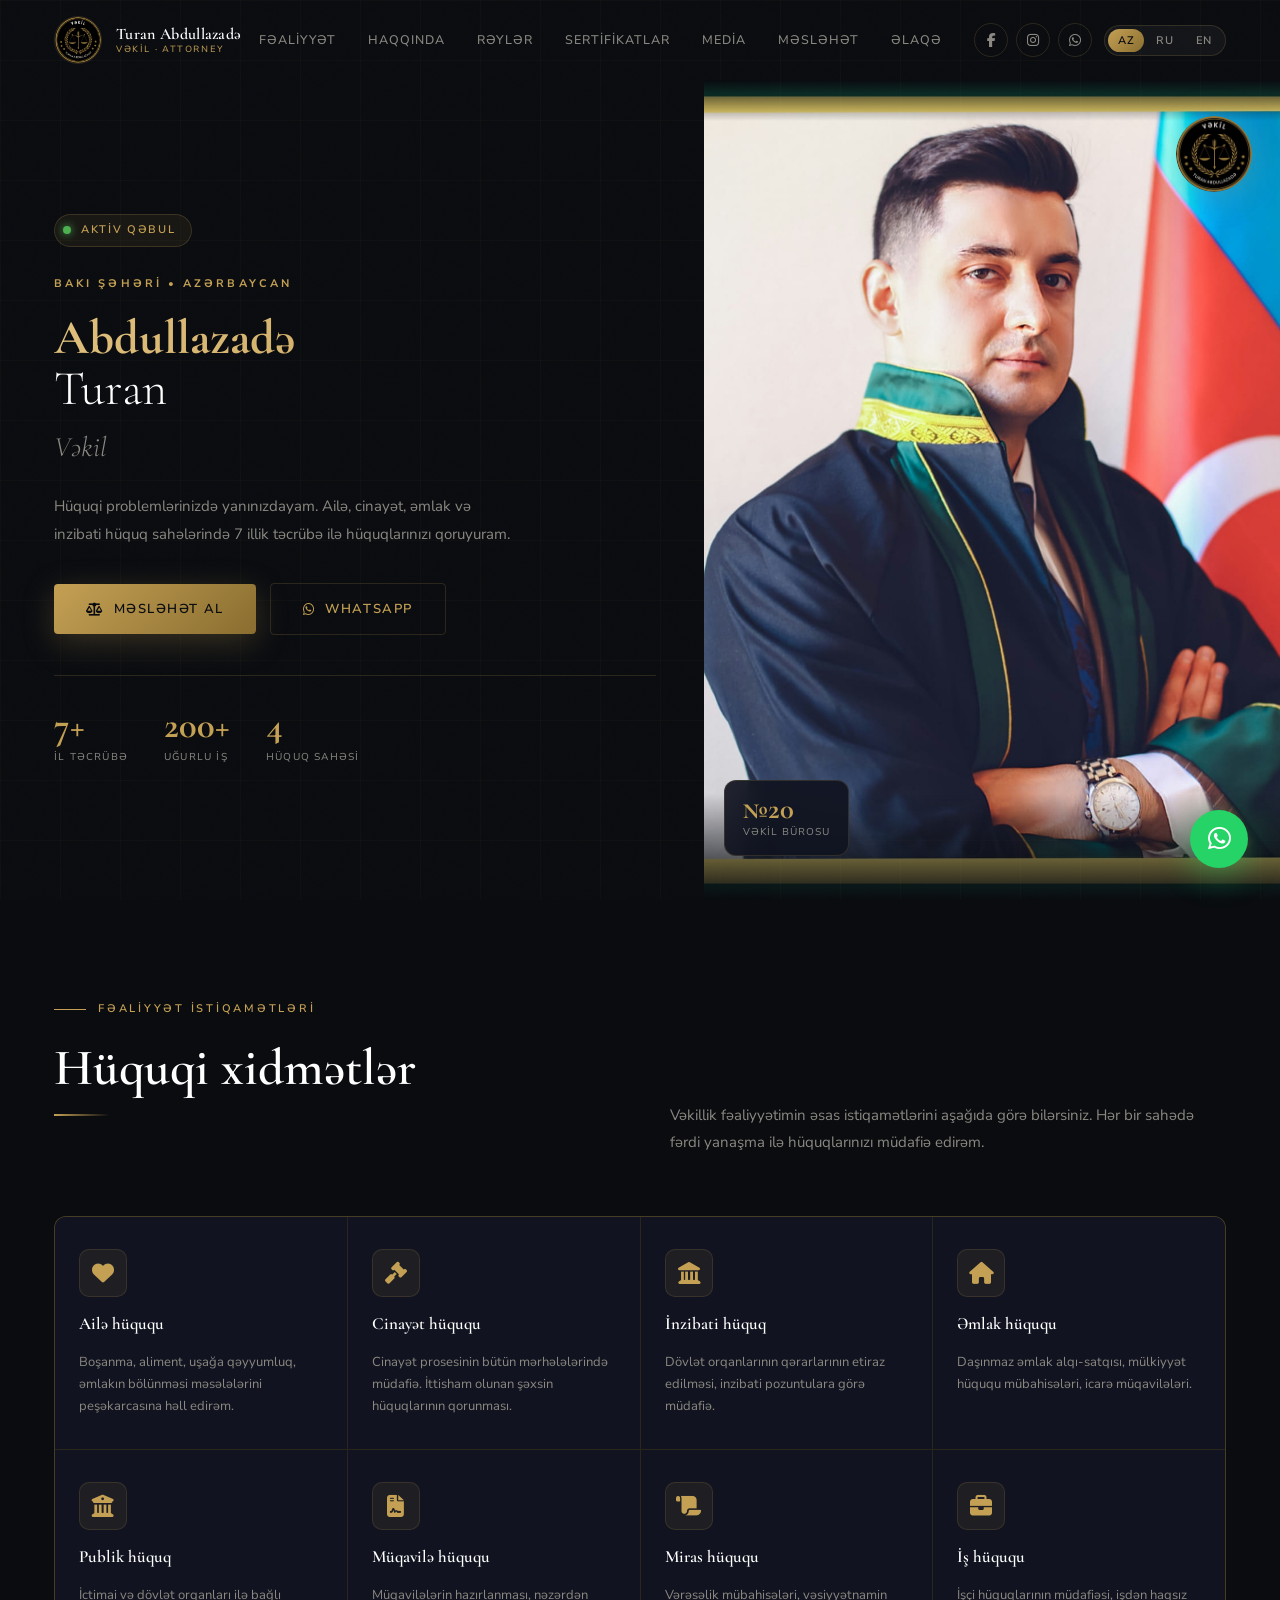
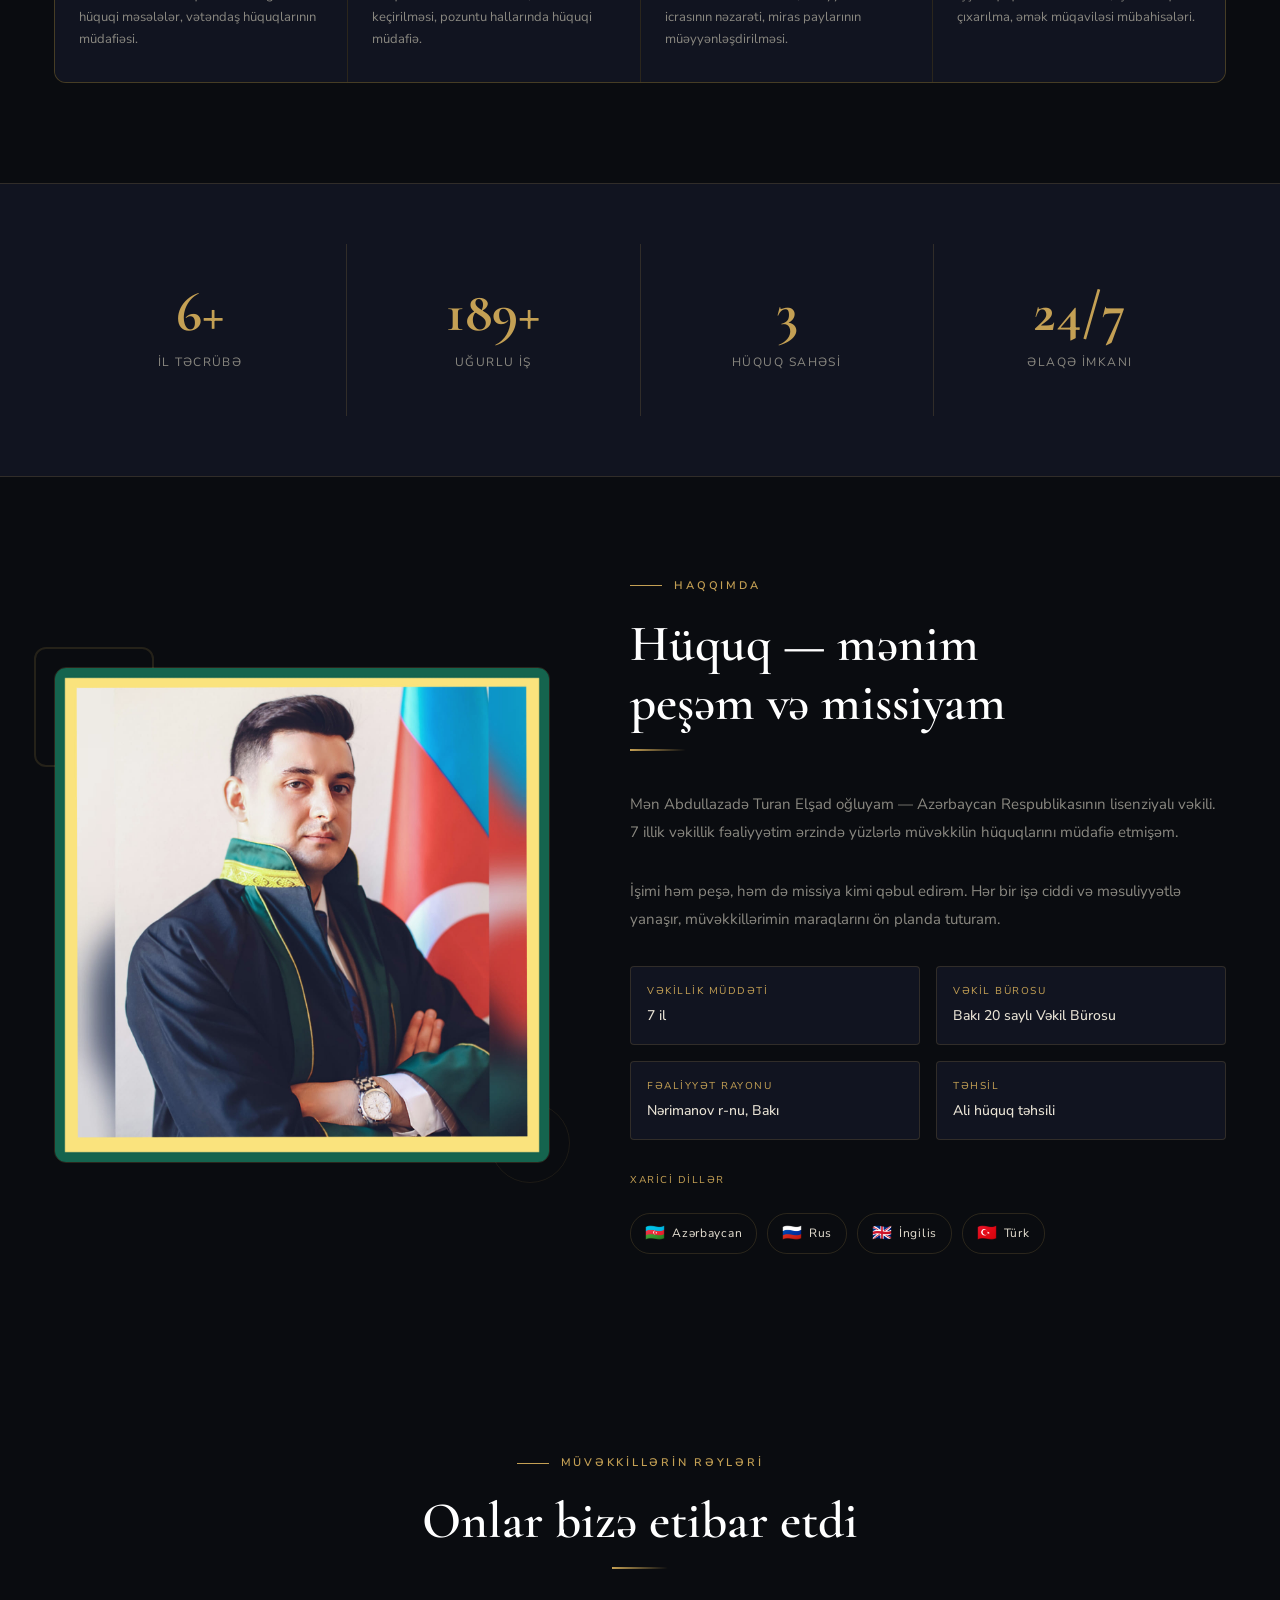
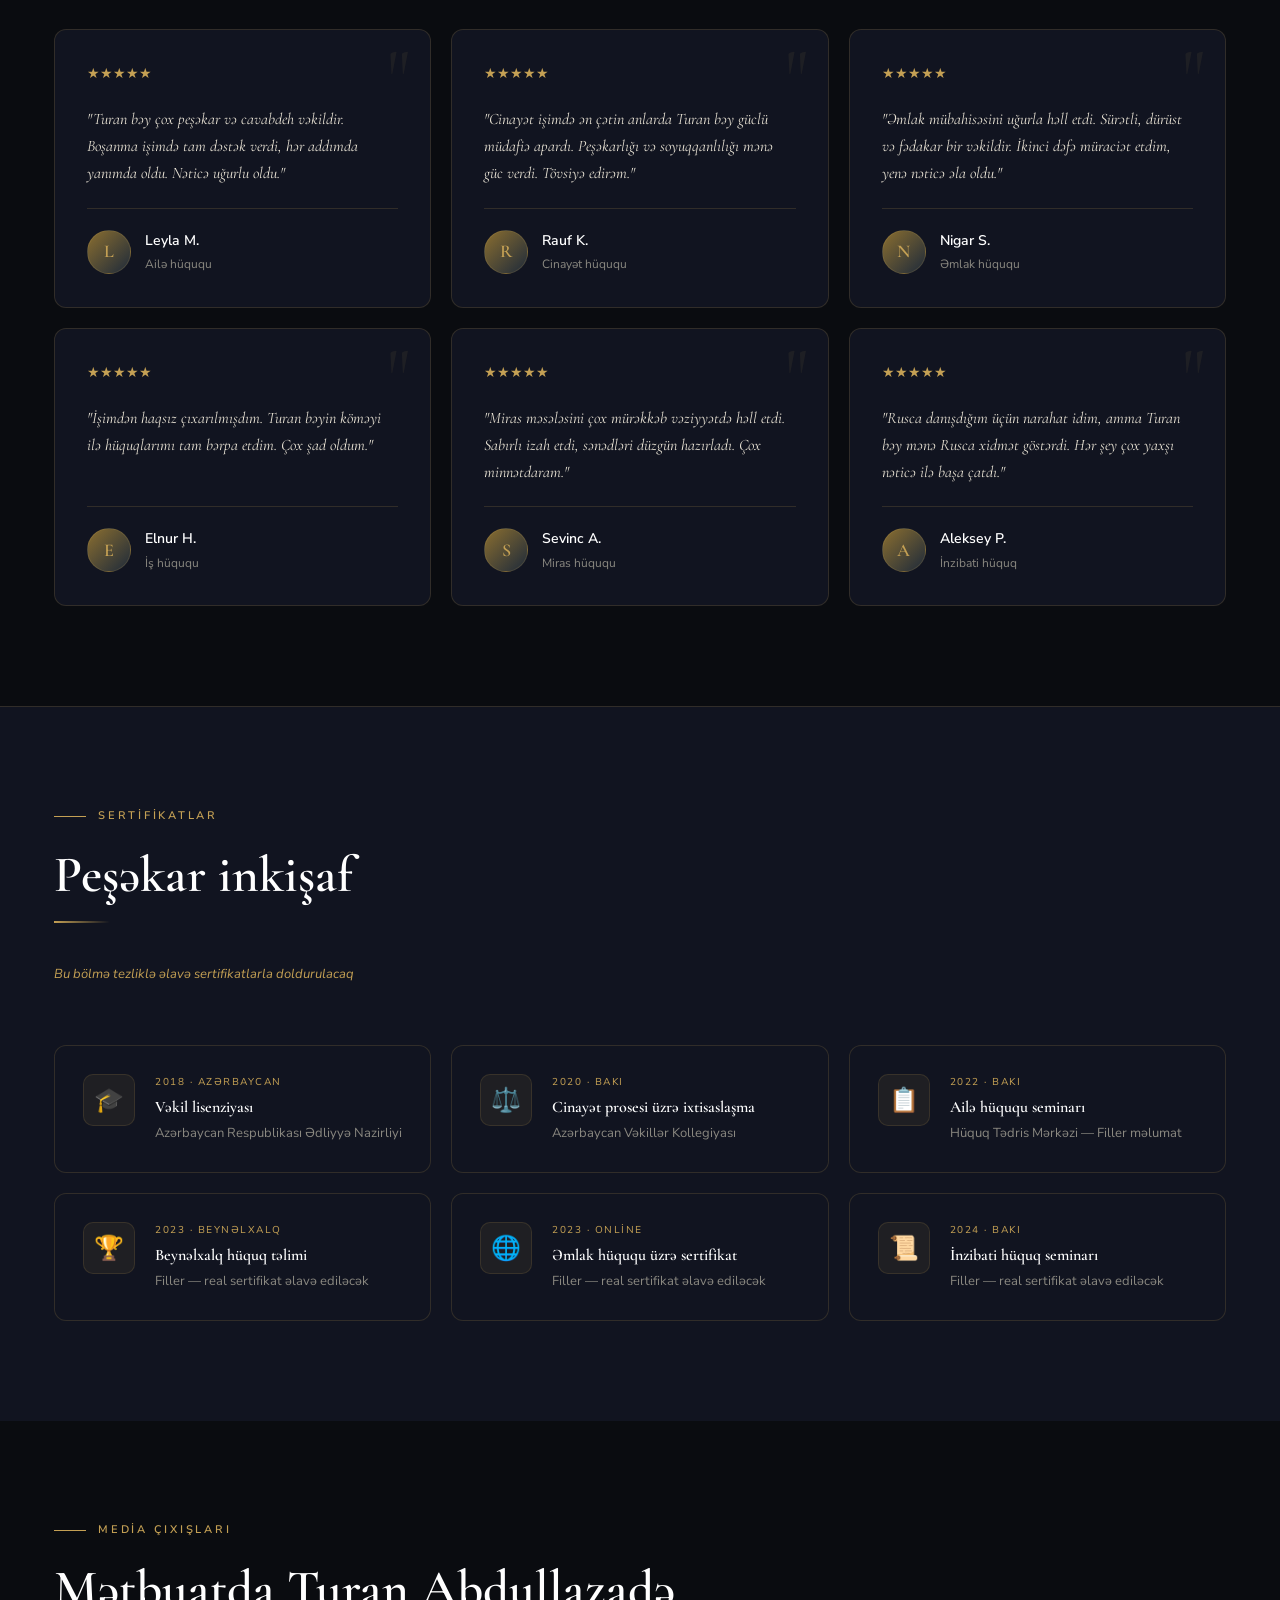
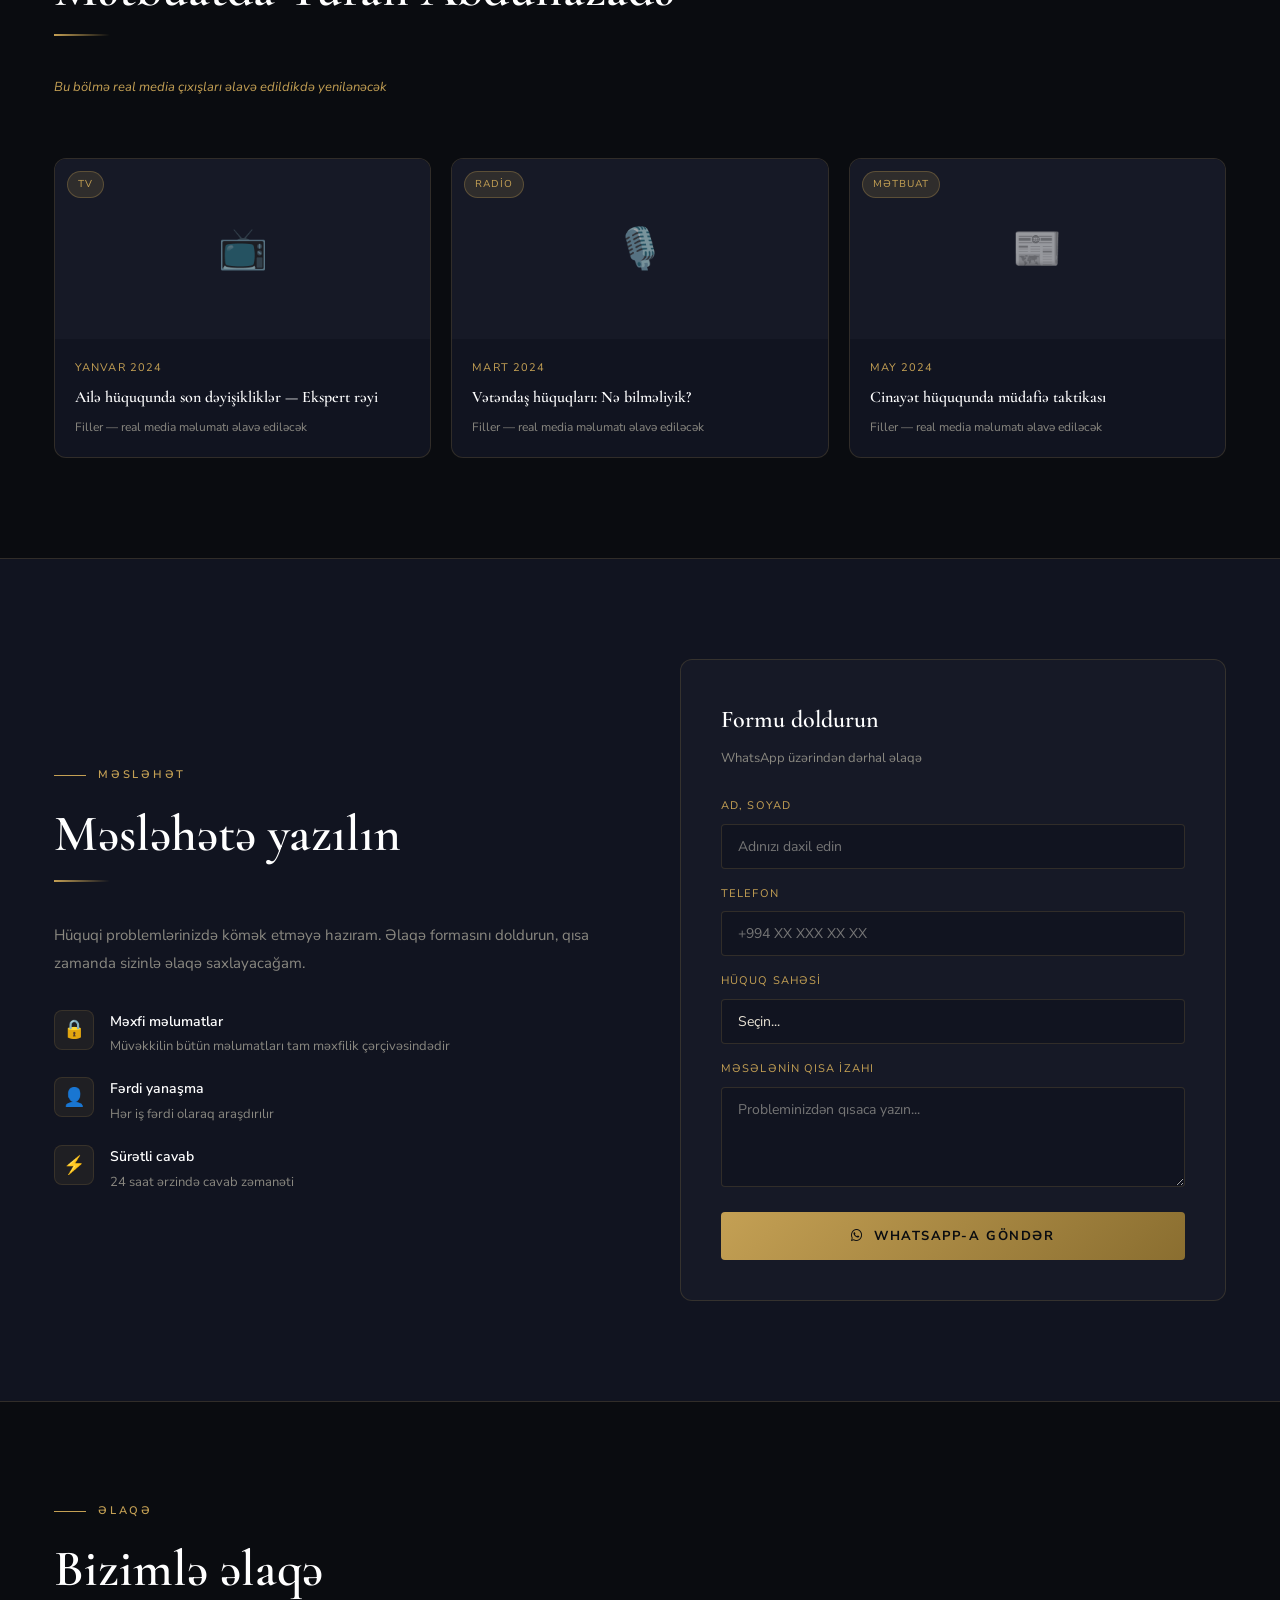
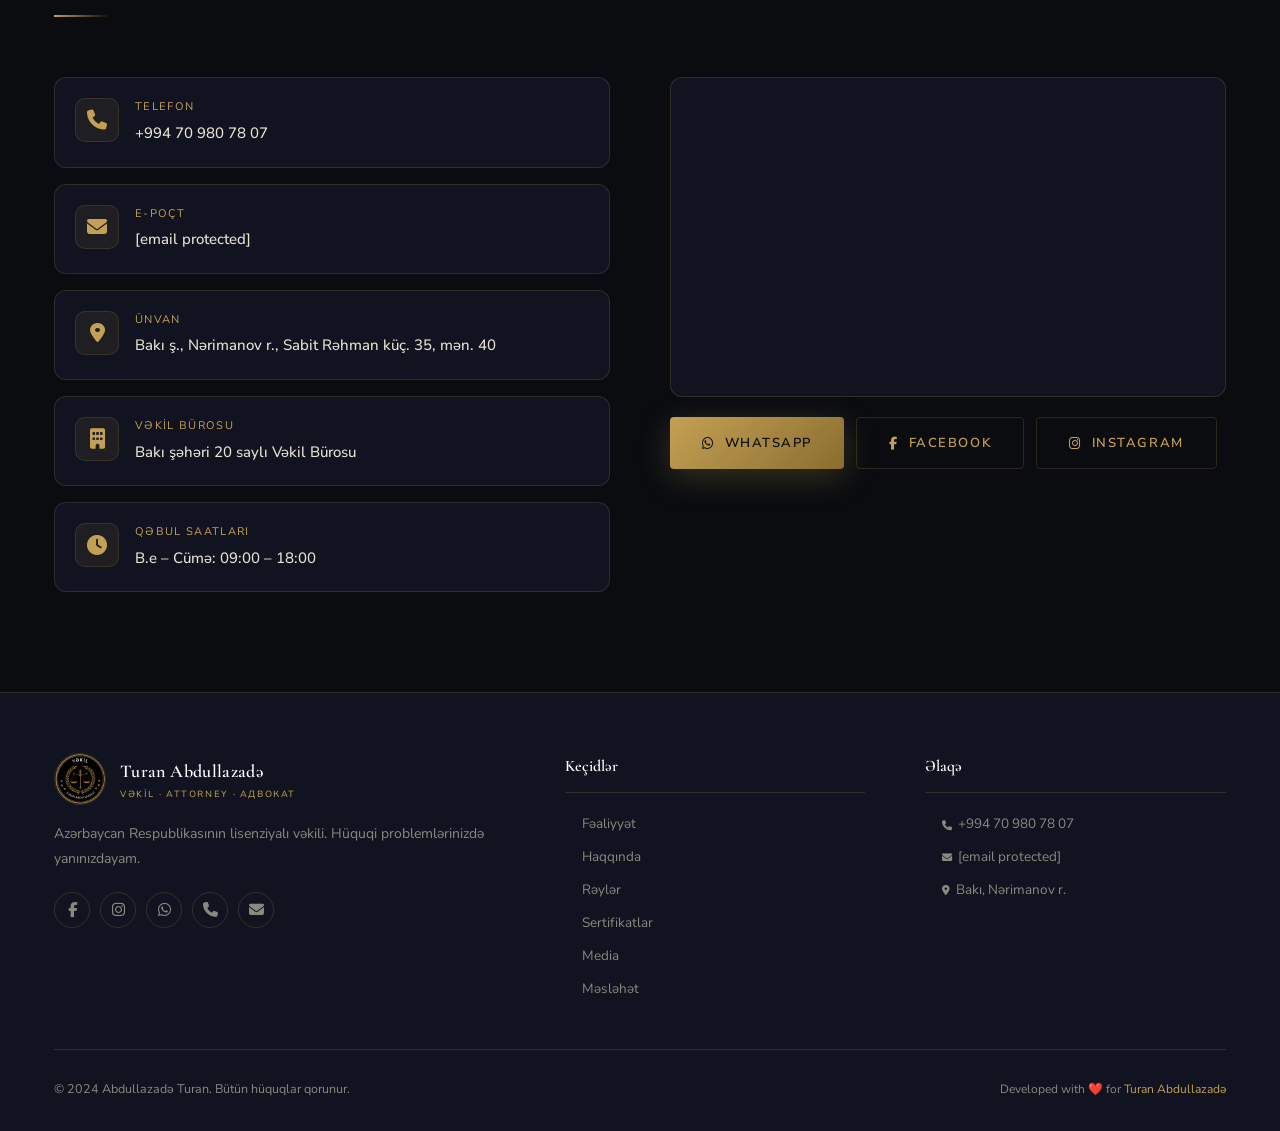
<file: index.html>
<!DOCTYPE html>
<html lang="az">
<head>
  <meta charset="UTF-8" />
  <meta name="viewport" content="width=device-width, initial-scale=1.0" />
  <meta http-equiv="X-UA-Compatible" content="IE=edge" />

  <!-- ═══ PRIMARY META ═══ -->
  <title>Abdullazadə Turan — Vəkil | Bakı</title>
  <meta name="description" content="Bakıda peşəkar vəkil xidmətləri. Ailə, cinayət, əmlak və inzibati hüquq sahələrində 7 illik təcrübə. +994 70 980 78 07" />
  <meta name="keywords" content="vəkil, bakı, hüquqşünas, ailə hüququ, cinayət hüququ, əmlak hüququ, Turan Abdullazadə, адвокат баку, lawyer baku" />
  <meta name="author" content="Abdullazadə Turan" />
  <meta name="robots" content="index, follow" />
  <meta name="language" content="az" />
  <meta name="geo.region" content="AZ-BA" />
  <meta name="geo.placename" content="Bakı" />
  <link rel="canonical" href="https://vekilturan.az/" />

  <!-- ═══ OPEN GRAPH (Facebook, LinkedIn, WhatsApp) ═══ -->
  <meta property="og:type" content="website" />
  <meta property="og:url" content="https://vekilturan.az/" />
  <meta property="og:title" content="Abdullazadə Turan — Vəkil | Bakı" />
  <meta property="og:description" content="Hüquqi problemlərinizdə yanınızdayam. Ailə, cinayət, əmlak və inzibati hüquq sahələrində 7 illik təcrübə." />
  <meta property="og:image" content="https://vekilturan.az/images/og-image.jpg" />
  <meta property="og:image:width" content="1200" />
  <meta property="og:image:height" content="630" />
  <meta property="og:image:alt" content="Vəkil Turan Abdullazadə — Bakı" />
  <meta property="og:locale" content="az_AZ" />
  <meta property="og:locale:alternate" content="ru_RU" />
  <meta property="og:locale:alternate" content="en_US" />
  <meta property="og:site_name" content="Vəkil Turan Abdullazadə" />

  <!-- ═══ TWITTER / X CARD ═══ -->
  <meta name="twitter:card" content="summary_large_image" />
  <meta name="twitter:title" content="Abdullazadə Turan — Vəkil | Bakı" />
  <meta name="twitter:description" content="Hüquqi problemlərinizdə yanınızdayam. 7 illik təcrübə." />
  <meta name="twitter:image" content="https://vekilturan.az/images/twitter-card.jpg" />

  <!-- ═══ FAVICONS ═══ -->
  <link rel="icon" type="image/x-icon" href="images/favicon.ico" />
  <link rel="icon" type="image/png" sizes="16x16" href="images/favicon-16x16.png" />
  <link rel="icon" type="image/png" sizes="32x32" href="images/favicon-32x32.png" />
  <link rel="icon" type="image/png" sizes="96x96" href="images/favicon-96x96.png" />
  <link rel="apple-touch-icon" sizes="180x180" href="images/apple-touch-icon.png" />
  <link rel="manifest" href="site.webmanifest" />
  <meta name="theme-color" content="#C4A054" />
  <meta name="msapplication-TileColor" content="#0a0c10" />
  <meta name="msapplication-TileImage" content="images/favicon-192x192.png" />

  <!-- ═══ STRUCTURED DATA — Schema.org (Google) ═══ -->
  <script type="application/ld+json">
  {
    "@context": "https://schema.org",
    "@type": "LegalService",
    "name": "Vəkil Abdullazadə Turan",
    "alternateName": ["Адвокат Туран Абдуллазаде", "Attorney Turan Abdullazade"],
    "description": "Bakıda peşəkar vəkil xidmətləri. Ailə, cinayət, əmlak və inzibati hüquq sahələrində 7 illik təcrübə.",
    "url": "https://vekilturan.az",
    "logo": "https://vekilturan.az/images/logo.png",
    "image": "https://vekilturan.az/images/og-image.jpg",
    "telephone": "+994709807807",
    "email": "turanabdullazada@gmail.com",
    "foundingDate": "2018",
    "areaServed": {
      "@type": "City",
      "name": "Bakı",
      "sameAs": "https://www.wikidata.org/wiki/Q9248"
    },
    "address": {
      "@type": "PostalAddress",
      "streetAddress": "Sabit Rəhman küçəsi 35, mənzil 40",
      "addressLocality": "Bakı",
      "addressRegion": "Nərimanov rayonu",
      "addressCountry": "AZ"
    },
    "openingHoursSpecification": [
      {
        "@type": "OpeningHoursSpecification",
        "dayOfWeek": ["Monday","Tuesday","Wednesday","Thursday","Friday"],
        "opens": "09:00",
        "closes": "18:00"
      }
    ],
    "sameAs": [
      "https://www.facebook.com/vekilturanabdullazade",
      "https://www.instagram.com/vekil.turan.abdullazadeh/"
    ],
    "serviceType": [
      "Ailə hüququ",
      "Cinayət hüququ",
      "İnzibati hüquq",
      "Əmlak hüququ",
      "Miras hüququ",
      "İş hüququ"
    ],
    "hasOfferCatalog": {
      "@type": "OfferCatalog",
      "name": "Hüquqi xidmətlər",
      "itemListElement": [
        { "@type": "Offer", "itemOffered": { "@type": "Service", "name": "Ailə hüququ məsləhəti" } },
        { "@type": "Offer", "itemOffered": { "@type": "Service", "name": "Cinayət işlərində müdafiə" } },
        { "@type": "Offer", "itemOffered": { "@type": "Service", "name": "Əmlak mübahisələri" } },
        { "@type": "Offer", "itemOffered": { "@type": "Service", "name": "İnzibati hüquq məsləhəti" } }
      ]
    },
    "employee": {
      "@type": "Person",
      "name": "Abdullazadə Turan Elşad oğlu",
      "jobTitle": "Vəkil",
      "image": "https://vekilturan.az/images/turan-photo.jpg",
      "telephone": "+994709807807",
      "email": "turanabdullazada@gmail.com",
      "knowsLanguage": ["az", "ru", "en", "tr"],
      "alumniOf": {
        "@type": "EducationalOrganization",
        "name": "Ali hüquq təhsili müəssisəsi"
      },
      "memberOf": {
        "@type": "Organization",
        "name": "Bakı şəhəri 20 saylı Vəkil Bürosu"
      }
    }
  }
  </script>

  <!-- ═══ FONTS & STYLES ═══ -->
  <link rel="preconnect" href="https://fonts.googleapis.com" />
  <link rel="preconnect" href="https://fonts.gstatic.com" crossorigin />
  <link rel="stylesheet" href="https://cdnjs.cloudflare.com/ajax/libs/font-awesome/6.5.0/css/all.min.css" />
  <link rel="stylesheet" href="css/styles.css" />
</head>
<body>

<!-- PRELOADER -->
<div id="preloader">
  <div class="preloader-inner">
    <img src="images/logo.png" alt="Logo" class="preloader-logo" />
    <div class="preloader-text">Vəkil Turan Abdullazadə</div>
  </div>
</div>

<!-- NAVBAR -->
<nav id="navbar">
  <div class="nav-inner">
    <a href="#hero" class="nav-logo">
      <img src="images/logo.png" alt="Logo" />
      <div class="nav-logo-text">
        <span class="nav-logo-name">Turan Abdullazadə</span>
        <span class="nav-logo-role">Vəkil · Attorney</span>
      </div>
    </a>

    <div class="nav-links">
      <a href="#practice" data-i18n="nav_practice">Fəaliyyət</a>
      <a href="#about" data-i18n="nav_about">Haqqında</a>
      <a href="#testimonials" data-i18n="nav_testimonials">Rəylər</a>
      <a href="#certificates" data-i18n="nav_certificates">Sertifikatlar</a>
      <a href="#media" data-i18n="nav_media">Media</a>
      <a href="#consultation" data-i18n="nav_consultation">Məsləhət</a>
      <a href="#contact" data-i18n="nav_contact">Əlaqə</a>
    </div>

    <div class="nav-right">
      <div class="nav-social">
        <a href="https://www.facebook.com/vekilturanabdullazade" target="_blank" rel="noopener" title="Facebook">
          <i class="fab fa-facebook-f"></i>
        </a>
        <a href="https://www.instagram.com/vekil.turan.abdullazadeh/" target="_blank" rel="noopener" title="Instagram">
          <i class="fab fa-instagram"></i>
        </a>
        <a href="https://wa.me/994709807807" target="_blank" rel="noopener" title="WhatsApp">
          <i class="fab fa-whatsapp"></i>
        </a>
      </div>

      <div class="lang-switcher">
        <button class="lang-btn" data-lang="az">AZ</button>
        <button class="lang-btn" data-lang="ru">RU</button>
        <button class="lang-btn" data-lang="en">EN</button>
      </div>

      <button class="nav-burger" id="burger" aria-label="Menu">
        <span></span>
        <span></span>
        <span></span>
      </button>
    </div>
  </div>
</nav>

<!-- MOBILE MENU -->
<div id="mobile-menu">
  <div class="mobile-menu-links">
    <a href="#practice" data-i18n="nav_practice">Fəaliyyət</a>
    <a href="#about" data-i18n="nav_about">Haqqında</a>
    <a href="#testimonials" data-i18n="nav_testimonials">Rəylər</a>
    <a href="#certificates" data-i18n="nav_certificates">Sertifikatlar</a>
    <a href="#media" data-i18n="nav_media">Media</a>
    <a href="#consultation" data-i18n="nav_consultation">Məsləhət</a>
    <a href="#contact" data-i18n="nav_contact">Əlaqə</a>
  </div>
  <div class="mobile-lang">
    <button class="mobile-lang-btn" data-lang="az">AZ</button>
    <button class="mobile-lang-btn" data-lang="ru">RU</button>
    <button class="mobile-lang-btn" data-lang="en">EN</button>
  </div>
  <div class="mobile-social">
    <a href="https://www.facebook.com/vekilturanabdullazade" target="_blank"><i class="fab fa-facebook-f"></i></a>
    <a href="https://www.instagram.com/vekil.turan.abdullazadeh/" target="_blank"><i class="fab fa-instagram"></i></a>
    <a href="https://wa.me/994709807807" target="_blank"><i class="fab fa-whatsapp"></i></a>
  </div>
</div>

<!-- ============================================
     HERO
     ============================================ -->
<section id="hero">
  <div class="hero-bg">
    <div class="hero-grid-lines"></div>
  </div>

  <!-- Full-width two-col grid: left=content in container, right=photo edge-to-edge -->
  <div class="hero-inner">

    <!-- LEFT: content, padded like container -->
    <div class="hero-content">
      <div class="hero-badge">
        <span class="hero-badge-dot"></span>
        <span class="hero-badge-text" data-i18n="hero_badge">Aktiv qəbul</span>
      </div>

      <div class="hero-eyebrow" data-i18n="hero_eyebrow">Bakı şəhəri • Azərbaycan</div>

      <h1 class="hero-title">
        <strong data-i18n="hero_title1">Abdullazadə</strong>
        <span data-i18n="hero_title2">Turan</span>
      </h1>
      <div class="hero-title-role" data-i18n="hero_role">Vəkil</div>

      <p class="hero-desc" data-i18n="hero_desc">
        Hüquqi problemlərinizdə yanınızdayam. Ailə, cinayət, əmlak və inzibati hüquq sahələrində 7 illik təcrübə ilə hüquqlarınızı qoruyuram.
      </p>

      <div class="hero-actions">
        <a href="#consultation" class="btn btn-primary">
          <i class="fas fa-balance-scale"></i>
          <span data-i18n="hero_cta">Məsləhət al</span>
        </a>
        <a href="https://wa.me/994709807807" target="_blank" class="btn btn-ghost">
          <i class="fab fa-whatsapp"></i>
          <span data-i18n="hero_whatsapp">WhatsApp</span>
        </a>
      </div>

      <div class="hero-stats">
        <div class="hero-stat">
          <div class="hero-stat-num" data-count="7" data-suffix="+">7+</div>
          <div class="hero-stat-label" data-i18n="hero_stat1_label">il təcrübə</div>
        </div>
        <div class="hero-stat">
          <div class="hero-stat-num" data-count="200" data-suffix="+">200+</div>
          <div class="hero-stat-label" data-i18n="hero_stat2_label">uğurlu iş</div>
        </div>
        <div class="hero-stat">
          <div class="hero-stat-num" data-count="4">4</div>
          <div class="hero-stat-label" data-i18n="hero_stat3_label">hüquq sahəsi</div>
        </div>
      </div>
    </div>

    <!-- RIGHT: photo edge-to-edge -->
    <div class="hero-visual">
      <img src="images/turan-photo.jpg" alt="Vəkil Turan Abdullazadə" class="hero-photo" />
      <div class="hero-photo-badge">
        <div class="hero-photo-badge-num">№20</div>
        <div class="hero-photo-badge-text">Vəkil Bürosu</div>
      </div>
      <img src="images/logo.png" alt="Logo" class="hero-logo-badge" />
    </div>

  </div>
</section>

<!-- ============================================
     PRACTICE AREAS
     ============================================ -->
<section id="practice" class="section">
  <div class="container">
    <div class="practice-intro reveal">
      <div>
        <div class="section-label" data-i18n="practice_label">Fəaliyyət istiqamətləri</div>
        <h2 class="section-title" data-i18n="practice_title">Hüquqi xidmətlər</h2>
        <div class="gold-line"></div>
      </div>
      <p class="practice-desc" data-i18n="practice_desc">
        Vəkillik fəaliyyətimin əsas istiqamətlərini aşağıda görə bilərsiniz. Hər bir sahədə fərdi yanaşma ilə hüquqlarınızı müdafiə edirəm.
      </p>
    </div>

    <div class="practice-grid reveal reveal-delay-1">

      <div class="practice-card">
        <div class="practice-icon"><i class="fas fa-heart"></i></div>
        <div class="practice-name" data-i18n="p1_name">Ailə hüququ</div>
        <p class="practice-brief" data-i18n="p1_brief">Boşanma, aliment, uşağa qəyyumluq, əmlakın bölünməsi məsələlərini peşəkarcasına həll edirəm.</p>
      </div>

      <div class="practice-card">
        <div class="practice-icon"><i class="fas fa-gavel"></i></div>
        <div class="practice-name" data-i18n="p2_name">Cinayət hüququ</div>
        <p class="practice-brief" data-i18n="p2_brief">Cinayət prosesinin bütün mərhələlərində müdafiə. İttisham olunan şəxsin hüquqlarının qorunması.</p>
      </div>

      <div class="practice-card">
        <div class="practice-icon"><i class="fas fa-landmark"></i></div>
        <div class="practice-name" data-i18n="p3_name">İnzibati hüquq</div>
        <p class="practice-brief" data-i18n="p3_brief">Dövlət orqanlarının qərarlarının etiraz edilməsi, inzibati pozuntulara görə müdafiə.</p>
      </div>

      <div class="practice-card">
        <div class="practice-icon"><i class="fas fa-home"></i></div>
        <div class="practice-name" data-i18n="p4_name">Əmlak hüququ</div>
        <p class="practice-brief" data-i18n="p4_brief">Daşınmaz əmlak alqı-satqısı, mülkiyyət hüququ mübahisələri, icarə müqavilələri.</p>
      </div>

      <div class="practice-card">
        <div class="practice-icon"><i class="fas fa-university"></i></div>
        <div class="practice-name" data-i18n="p5_name">Publik hüquq</div>
        <p class="practice-brief" data-i18n="p5_brief">İctimai və dövlət orqanları ilə bağlı hüquqi məsələlər, vətəndaş hüquqlarının müdafiəsi.</p>
      </div>

      <div class="practice-card">
        <div class="practice-icon"><i class="fas fa-file-contract"></i></div>
        <div class="practice-name" data-i18n="p6_name">Müqavilə hüququ</div>
        <p class="practice-brief" data-i18n="p6_brief">Müqavilələrin hazırlanması, nəzərdən keçirilməsi, pozuntu hallarında hüquqi müdafiə.</p>
      </div>

      <div class="practice-card">
        <div class="practice-icon"><i class="fas fa-scroll"></i></div>
        <div class="practice-name" data-i18n="p7_name">Miras hüququ</div>
        <p class="practice-brief" data-i18n="p7_brief">Vərəsəlik mübahisələri, vəsiyyətnamin icrasının nəzarəti, miras paylarının müəyyənləşdirilməsi.</p>
      </div>

      <div class="practice-card">
        <div class="practice-icon"><i class="fas fa-briefcase"></i></div>
        <div class="practice-name" data-i18n="p8_name">İş hüququ</div>
        <p class="practice-brief" data-i18n="p8_brief">İşçi hüquqlarının müdafiəsi, işdən haqsız çıxarılma, əmək müqaviləsi mübahisələri.</p>
      </div>

    </div>
  </div>
</section>

<!-- ============================================
     STATS
     ============================================ -->
<div id="stats">
  <div class="container">
    <div class="stats-grid">
      <div class="stat-item reveal">
        <span class="stat-num" data-count="7" data-suffix="+" data-i18n="stat1_num">7+</span>
        <span class="stat-label" data-i18n="stat1_label">İl təcrübə</span>
      </div>
      <div class="stat-item reveal reveal-delay-1">
        <span class="stat-num" data-count="200" data-suffix="+" data-i18n="stat2_num">200+</span>
        <span class="stat-label" data-i18n="stat2_label">Uğurlu iş</span>
      </div>
      <div class="stat-item reveal reveal-delay-2">
        <span class="stat-num" data-count="4" data-i18n="stat3_num">4</span>
        <span class="stat-label" data-i18n="stat3_label">Hüquq sahəsi</span>
      </div>
      <div class="stat-item reveal reveal-delay-3">
        <span class="stat-num" data-i18n="stat4_num">24/7</span>
        <span class="stat-label" data-i18n="stat4_label">Əlaqə imkanı</span>
      </div>
    </div>
  </div>
</div>

<!-- ============================================
     ABOUT
     ============================================ -->
<section id="about" class="section">
  <div class="container">
    <div class="about-grid">
      <div class="about-img-wrapper reveal">
        <img src="images/turan-photo.jpg" alt="Vəkil Turan Abdullazadə" class="about-img" />
        <div class="about-decor"></div>
        <div class="about-decor2"></div>
      </div>
      <div class="about-content reveal reveal-delay-1">
        <div class="section-label" data-i18n="about_label">Haqqımda</div>
        <h2 class="section-title" data-i18n="about_title">Hüquq — mənim<br>peşəm və missiyam</h2>
        <div class="gold-line"></div>

        <p class="about-text" data-i18n="about_text1">
          Mən Abdullazadə Turan Elşad oğluyam — Azərbaycan Respublikasının lisenziyalı vəkili. 7 illik vəkillik fəaliyyətim ərzində yüzlərlə müvəkkilin hüquqlarını müdafiə etmişəm.
        </p>
        <p class="about-text" data-i18n="about_text2">
          İşimi həm peşə, həm də missiya kimi qəbul edirəm. Hər bir işə ciddi və məsuliyyətlə yanaşır, müvəkkillərimin maraqlarını ön planda tuturam.
        </p>

        <div class="about-info-grid">
          <div class="about-info-item">
            <div class="about-info-label" data-i18n="about_info_exp_label">Vəkillik müddəti</div>
            <div class="about-info-value" data-i18n="about_info_exp_val">7 il</div>
          </div>
          <div class="about-info-item">
            <div class="about-info-label" data-i18n="about_info_bureau_label">Vəkil bürosu</div>
            <div class="about-info-value" data-i18n="about_info_bureau_val">Bakı 20 saylı Vəkil Bürosu</div>
          </div>
          <div class="about-info-item">
            <div class="about-info-label" data-i18n="about_info_district_label">Fəaliyyət rayonu</div>
            <div class="about-info-value" data-i18n="about_info_district_val">Nərimanov r-nu, Bakı</div>
          </div>
          <div class="about-info-item">
            <div class="about-info-label" data-i18n="about_info_edu_label">Təhsil</div>
            <div class="about-info-value" data-i18n="about_info_edu_val">Ali hüquq təhsili</div>
          </div>
        </div>

        <div class="about-info-label" data-i18n="about_langs_label" style="margin-bottom:12px;">Xarici dillər</div>
        <div class="about-langs">
          <span class="lang-tag"><span class="lang-tag-flag">🇦🇿</span> <span data-i18n="lang_az">Azərbaycan</span></span>
          <span class="lang-tag"><span class="lang-tag-flag">🇷🇺</span> <span data-i18n="lang_ru">Rus</span></span>
          <span class="lang-tag"><span class="lang-tag-flag">🇬🇧</span> <span data-i18n="lang_en">İngilis</span></span>
          <span class="lang-tag"><span class="lang-tag-flag">🇹🇷</span> <span data-i18n="lang_tr">Türk</span></span>
        </div>
      </div>
    </div>
  </div>
</section>

<!-- ============================================
     TESTIMONIALS
     ============================================ -->
<section id="testimonials" class="section">
  <div class="container">
    <div class="reveal" style="text-align:center; margin-bottom:60px;">
      <div class="section-label" style="justify-content:center;" data-i18n="testimonials_label">Müvəkkillərin rəyləri</div>
      <h2 class="section-title" data-i18n="testimonials_title">Onlar bizə etibar etdi</h2>
      <div class="gold-line" style="margin:16px auto;"></div>
    </div>

    <div class="testimonials-slider">

      <div class="testimonial-card reveal">
        <div class="testimonial-stars">★★★★★</div>
        <p class="testimonial-text">"Turan bəy çox peşəkar və cavabdeh vəkildir. Boşanma işimdə tam dəstək verdi, hər addımda yanımda oldu. Nəticə uğurlu oldu."</p>
        <div class="testimonial-author">
          <div class="testimonial-avatar">L</div>
          <div>
            <div class="testimonial-name">Leyla M.</div>
            <div class="testimonial-case">Ailə hüququ</div>
          </div>
        </div>
      </div>

      <div class="testimonial-card reveal reveal-delay-1">
        <div class="testimonial-stars">★★★★★</div>
        <p class="testimonial-text">"Cinayət işimdə ən çətin anlarda Turan bəy güclü müdafiə apardı. Peşəkarlığı və soyuqqanlılığı mənə güc verdi. Tövsiyə edirəm."</p>
        <div class="testimonial-author">
          <div class="testimonial-avatar">R</div>
          <div>
            <div class="testimonial-name">Rauf K.</div>
            <div class="testimonial-case">Cinayət hüququ</div>
          </div>
        </div>
      </div>

      <div class="testimonial-card reveal reveal-delay-2">
        <div class="testimonial-stars">★★★★★</div>
        <p class="testimonial-text">"Əmlak mübahisəsini uğurla həll etdi. Sürətli, dürüst və fədakar bir vəkildir. İkinci dəfə müraciət etdim, yenə nəticə əla oldu."</p>
        <div class="testimonial-author">
          <div class="testimonial-avatar">N</div>
          <div>
            <div class="testimonial-name">Nigar S.</div>
            <div class="testimonial-case">Əmlak hüququ</div>
          </div>
        </div>
      </div>

      <div class="testimonial-card reveal">
        <div class="testimonial-stars">★★★★★</div>
        <p class="testimonial-text">"İşimdən haqsız çıxarılmışdım. Turan bəyin köməyi ilə hüquqlarımı tam bərpa etdim. Çox şad oldum."</p>
        <div class="testimonial-author">
          <div class="testimonial-avatar">E</div>
          <div>
            <div class="testimonial-name">Elnur H.</div>
            <div class="testimonial-case">İş hüququ</div>
          </div>
        </div>
      </div>

      <div class="testimonial-card reveal reveal-delay-1">
        <div class="testimonial-stars">★★★★★</div>
        <p class="testimonial-text">"Miras məsələsini çox mürəkkəb vəziyyətdə həll etdi. Sabırlı izah etdi, sənədləri düzgün hazırladı. Çox minnətdaram."</p>
        <div class="testimonial-author">
          <div class="testimonial-avatar">S</div>
          <div>
            <div class="testimonial-name">Sevinc A.</div>
            <div class="testimonial-case">Miras hüququ</div>
          </div>
        </div>
      </div>

      <div class="testimonial-card reveal reveal-delay-2">
        <div class="testimonial-stars">★★★★★</div>
        <p class="testimonial-text">"Rusca danışdığım üçün narahat idim, amma Turan bəy mənə Rusca xidmət göstərdi. Hər şey çox yaxşı nəticə ilə başa çatdı."</p>
        <div class="testimonial-author">
          <div class="testimonial-avatar">A</div>
          <div>
            <div class="testimonial-name">Aleksey P.</div>
            <div class="testimonial-case">İnzibati hüquq</div>
          </div>
        </div>
      </div>

    </div>
  </div>
</section>

<!-- ============================================
     CERTIFICATES
     ============================================ -->
<section id="certificates" class="section" style="background:var(--clr-surface); border-top:1px solid var(--clr-border);">
  <div class="container">
    <div class="reveal" style="margin-bottom:60px;">
      <div class="section-label" data-i18n="certs_label">Sertifikatlar</div>
      <h2 class="section-title" data-i18n="certs_title">Peşəkar inkişaf</h2>
      <div class="gold-line"></div>
      <p style="font-size:13px; color:var(--clr-gold); font-style:italic;" data-i18n="certs_note">Bu bölmə tezliklə əlavə sertifikatlarla doldurulacaq</p>
    </div>

    <div class="certs-grid">

      <div class="cert-card reveal">
        <div class="cert-icon">🎓</div>
        <div class="cert-content">
          <div class="cert-badge">2018 · Azərbaycan</div>
          <div class="cert-name">Vəkil lisenziyası</div>
          <div class="cert-org">Azərbaycan Respublikası Ədliyyə Nazirliyi</div>
        </div>
      </div>

      <div class="cert-card reveal reveal-delay-1">
        <div class="cert-icon">⚖️</div>
        <div class="cert-content">
          <div class="cert-badge">2020 · Bakı</div>
          <div class="cert-name">Cinayət prosesi üzrə ixtisaslaşma</div>
          <div class="cert-org">Azərbaycan Vəkillər Kollegiyası</div>
        </div>
      </div>

      <div class="cert-card reveal reveal-delay-2">
        <div class="cert-icon">📋</div>
        <div class="cert-content">
          <div class="cert-badge">2022 · Bakı</div>
          <div class="cert-name">Ailə hüququ seminarı</div>
          <div class="cert-org">Hüquq Tədris Mərkəzi — Filler məlumat</div>
        </div>
      </div>

      <div class="cert-card reveal">
        <div class="cert-icon">🏆</div>
        <div class="cert-content">
          <div class="cert-badge">2023 · Beynəlxalq</div>
          <div class="cert-name">Beynəlxalq hüquq təlimi</div>
          <div class="cert-org">Filler — real sertifikat əlavə ediləcək</div>
        </div>
      </div>

      <div class="cert-card reveal reveal-delay-1">
        <div class="cert-icon">🌐</div>
        <div class="cert-content">
          <div class="cert-badge">2023 · Online</div>
          <div class="cert-name">Əmlak hüququ üzrə sertifikat</div>
          <div class="cert-org">Filler — real sertifikat əlavə ediləcək</div>
        </div>
      </div>

      <div class="cert-card reveal reveal-delay-2">
        <div class="cert-icon">📜</div>
        <div class="cert-content">
          <div class="cert-badge">2024 · Bakı</div>
          <div class="cert-name">İnzibati hüquq seminarı</div>
          <div class="cert-org">Filler — real sertifikat əlavə ediləcək</div>
        </div>
      </div>

    </div>
  </div>
</section>

<!-- ============================================
     MEDIA
     ============================================ -->
<section id="media" class="section">
  <div class="container">
    <div class="reveal" style="margin-bottom:60px;">
      <div class="section-label" data-i18n="media_label">Media çıxışları</div>
      <h2 class="section-title" data-i18n="media_title">Mətbuatda Turan Abdullazadə</h2>
      <div class="gold-line"></div>
      <p style="font-size:13px; color:var(--clr-gold); font-style:italic;" data-i18n="media_note">Bu bölmə real media çıxışları əlavə edildikdə yenilənəcək</p>
    </div>

    <div class="media-grid">

      <div class="media-card reveal">
        <div class="media-thumb">
          <span class="media-thumb-icon">📺</span>
          <span class="media-thumb-type">TV</span>
        </div>
        <div class="media-body">
          <div class="media-date">Yanvar 2024</div>
          <div class="media-title">Ailə hüququnda son dəyişikliklər — Ekspert rəyi</div>
          <div class="media-source">Filler — real media məlumatı əlavə ediləcək</div>
        </div>
      </div>

      <div class="media-card reveal reveal-delay-1">
        <div class="media-thumb">
          <span class="media-thumb-icon">🎙️</span>
          <span class="media-thumb-type">Radio</span>
        </div>
        <div class="media-body">
          <div class="media-date">Mart 2024</div>
          <div class="media-title">Vətəndaş hüquqları: Nə bilməliyik?</div>
          <div class="media-source">Filler — real media məlumatı əlavə ediləcək</div>
        </div>
      </div>

      <div class="media-card reveal reveal-delay-2">
        <div class="media-thumb">
          <span class="media-thumb-icon">📰</span>
          <span class="media-thumb-type">Mətbuat</span>
        </div>
        <div class="media-body">
          <div class="media-date">May 2024</div>
          <div class="media-title">Cinayət hüququnda müdafiə taktikası</div>
          <div class="media-source">Filler — real media məlumatı əlavə ediləcək</div>
        </div>
      </div>

    </div>
  </div>
</section>

<!-- ============================================
     CONSULTATION
     ============================================ -->
<section id="consultation">
  <div class="container" style="padding-top:var(--section-py); padding-bottom:var(--section-py);">
    <div class="consultation-inner">
      <div class="consultation-info reveal">
        <div class="section-label" data-i18n="consult_label">Məsləhət</div>
        <h2 class="section-title" data-i18n="consult_title">Məsləhətə yazılın</h2>
        <div class="gold-line"></div>
        <p class="about-text" data-i18n="consult_desc">
          Hüquqi problemlərinizdə kömək etməyə hazıram. Əlaqə formasını doldurun, qısa zamanda sizinlə əlaqə saxlayacağam.
        </p>
        <div class="consultation-features">
          <div class="consult-feat">
            <div class="consult-feat-icon">🔒</div>
            <div>
              <div class="consult-feat-title" data-i18n="consult_feat1_title">Məxfi məlumatlar</div>
              <div class="consult-feat-desc" data-i18n="consult_feat1_desc">Müvəkkilin bütün məlumatları tam məxfilik çərçivəsindədir</div>
            </div>
          </div>
          <div class="consult-feat">
            <div class="consult-feat-icon">👤</div>
            <div>
              <div class="consult-feat-title" data-i18n="consult_feat2_title">Fərdi yanaşma</div>
              <div class="consult-feat-desc" data-i18n="consult_feat2_desc">Hər iş fərdi olaraq araşdırılır</div>
            </div>
          </div>
          <div class="consult-feat">
            <div class="consult-feat-icon">⚡</div>
            <div>
              <div class="consult-feat-title" data-i18n="consult_feat3_title">Sürətli cavab</div>
              <div class="consult-feat-desc" data-i18n="consult_feat3_desc">24 saat ərzində cavab zəmanəti</div>
            </div>
          </div>
        </div>
      </div>

      <div class="consultation-form-wrap reveal reveal-delay-1">
        <div class="form-title" data-i18n="form_title">Formu doldurun</div>
        <div class="form-subtitle" data-i18n="form_subtitle">WhatsApp üzərindən dərhal əlaqə</div>

        <form id="consult-form" novalidate>
          <div class="form-group">
            <label class="form-label" for="f-name" data-i18n="form_name_label">Ad, Soyad</label>
            <input type="text" id="f-name" class="form-input" placeholder="Adınızı daxil edin" data-i18n-ph="form_name_ph" required />
          </div>
          <div class="form-group">
            <label class="form-label" for="f-phone" data-i18n="form_phone_label">Telefon</label>
            <input type="tel" id="f-phone" class="form-input" placeholder="+994 XX XXX XX XX" data-i18n-ph="form_phone_ph" required />
          </div>
          <div class="form-group">
            <label class="form-label" for="f-subject" data-i18n="form_subject_label">Hüquq sahəsi</label>
            <select id="f-subject" class="form-select" required>
              <option value="" data-i18n="form_subject_ph">Seçin...</option>
              <option value="Ailə hüququ">Ailə hüququ</option>
              <option value="Cinayət hüququ">Cinayət hüququ</option>
              <option value="İnzibati hüquq">İnzibati hüquq</option>
              <option value="Əmlak hüququ">Əmlak hüququ</option>
              <option value="Miras hüququ">Miras hüququ</option>
              <option value="İş hüququ">İş hüququ</option>
              <option value="Digər">Digər</option>
            </select>
          </div>
          <div class="form-group">
            <label class="form-label" for="f-message" data-i18n="form_message_label">Məsələnin qısa izahı</label>
            <textarea id="f-message" class="form-textarea" placeholder="Probleminizdən qısaca yazın..." data-i18n-ph="form_message_ph"></textarea>
          </div>
          <button type="submit" class="form-submit">
            <i class="fab fa-whatsapp"></i>
            <span data-i18n="form_submit">WhatsApp-a göndər</span>
          </button>
        </form>
      </div>
    </div>
  </div>
</section>

<!-- ============================================
     CONTACT
     ============================================ -->
<section id="contact" class="section">
  <div class="container">
    <div class="reveal" style="margin-bottom:60px;">
      <div class="section-label" data-i18n="contact_label">Əlaqə</div>
      <h2 class="section-title" data-i18n="contact_title">Bizimlə əlaqə</h2>
      <div class="gold-line"></div>
    </div>

    <div class="contact-grid">
      <div class="contact-items reveal">
        <div class="contact-item">
          <div class="contact-item-icon"><i class="fas fa-phone"></i></div>
          <div>
            <div class="contact-item-label" data-i18n="contact_phone_label">Telefon</div>
            <div class="contact-item-value">
              <a href="tel:+994709807807" style="color:inherit;">+994 70 980 78 07</a>
            </div>
          </div>
        </div>
        <div class="contact-item">
          <div class="contact-item-icon"><i class="fas fa-envelope"></i></div>
          <div>
            <div class="contact-item-label" data-i18n="contact_email_label">E-poçt</div>
            <div class="contact-item-value">
              <a href="/cdn-cgi/l/email-protection#72060700131c131016071e1e130813161332151f131b1e5c111d1f" style="color:inherit;"><span class="__cf_email__" data-cfemail="196d6c6b7877787b7d6c75757863787d78597e74787075377a7674">[email&#160;protected]</span></a>
            </div>
          </div>
        </div>
        <div class="contact-item">
          <div class="contact-item-icon"><i class="fas fa-map-marker-alt"></i></div>
          <div>
            <div class="contact-item-label" data-i18n="contact_address_label">Ünvan</div>
            <div class="contact-item-value" data-i18n="contact_address_val">
              Bakı ş., Nərimanov r., Sabit Rəhman küç. 35, mən. 40
            </div>
          </div>
        </div>
        <div class="contact-item">
          <div class="contact-item-icon"><i class="fas fa-building"></i></div>
          <div>
            <div class="contact-item-label" data-i18n="contact_bureau_label">Vəkil bürosu</div>
            <div class="contact-item-value" data-i18n="contact_bureau_val">
              Bakı şəhəri 20 saylı Vəkil Bürosu
            </div>
          </div>
        </div>
        <div class="contact-item">
          <div class="contact-item-icon"><i class="fas fa-clock"></i></div>
          <div>
            <div class="contact-item-label" data-i18n="contact_hours_label">Qəbul saatları</div>
            <div class="contact-item-value" data-i18n="contact_hours_val">
              B.e – Cümə: 09:00 – 18:00
            </div>
          </div>
        </div>
      </div>

      <div class="reveal reveal-delay-1">
        <div class="map-placeholder">
          <iframe
            src="https://maps.google.com/maps?q=Narimanov+district+Baku+Azerbaijan&t=&z=14&ie=UTF8&iwloc=&output=embed"
            allowfullscreen
            loading="lazy"
            title="Ünvan xəritəsi"
          ></iframe>
        </div>
        <div style="margin-top:20px; display:flex; gap:12px; flex-wrap:wrap;">
          <a href="https://wa.me/994709807807" target="_blank" class="btn btn-primary">
            <i class="fab fa-whatsapp"></i> WhatsApp
          </a>
          <a href="https://www.facebook.com/vekilturanabdullazade" target="_blank" class="btn btn-ghost">
            <i class="fab fa-facebook-f"></i> Facebook
          </a>
          <a href="https://www.instagram.com/vekil.turan.abdullazadeh/" target="_blank" class="btn btn-ghost">
            <i class="fab fa-instagram"></i> Instagram
          </a>
        </div>
      </div>
    </div>
  </div>
</section>

<!-- ============================================
     FOOTER
     ============================================ -->
<footer>
  <div class="container">
    <div class="footer-top">
      <div class="footer-brand">
        <div class="footer-logo">
          <img src="images/logo.png" alt="Logo" />
          <div>
            <div class="nav-logo-name" style="font-size:18px;">Turan Abdullazadə</div>
            <div class="nav-logo-role">Vəkil · Attorney · Адвокат</div>
          </div>
        </div>
        <p class="footer-desc" data-i18n="footer_desc">
          Azərbaycan Respublikasının lisenziyalı vəkili. Hüquqi problemlərinizdə yanınızdayam.
        </p>
        <div class="footer-social">
          <a href="https://www.facebook.com/vekilturanabdullazade" target="_blank"><i class="fab fa-facebook-f"></i></a>
          <a href="https://www.instagram.com/vekil.turan.abdullazadeh/" target="_blank"><i class="fab fa-instagram"></i></a>
          <a href="https://wa.me/994709807807" target="_blank"><i class="fab fa-whatsapp"></i></a>
          <a href="tel:+994709807807"><i class="fas fa-phone"></i></a>
          <a href="/cdn-cgi/l/email-protection#d8acadaab9b6b9babcadb4b4b9a2b9bcb998bfb5b9b1b4f6bbb7b5"><i class="fas fa-envelope"></i></a>
        </div>
      </div>

      <div>
        <div class="footer-col-title" data-i18n="footer_links_label">Keçidlər</div>
        <div class="footer-links">
          <a href="#practice" data-i18n="nav_practice">Fəaliyyət</a>
          <a href="#about" data-i18n="nav_about">Haqqında</a>
          <a href="#testimonials" data-i18n="nav_testimonials">Rəylər</a>
          <a href="#certificates" data-i18n="nav_certificates">Sertifikatlar</a>
          <a href="#media" data-i18n="nav_media">Media</a>
          <a href="#consultation" data-i18n="nav_consultation">Məsləhət</a>
        </div>
      </div>

      <div>
        <div class="footer-col-title" data-i18n="footer_contact_label">Əlaqə</div>
        <div class="footer-links">
          <a href="tel:+994709807807"><i class="fas fa-phone fa-xs"></i> +994 70 980 78 07</a>
          <a href="/cdn-cgi/l/email-protection#20545552414e414244554c4c415a41444160474d41494c0e434f4d"><i class="fas fa-envelope fa-xs"></i> <span class="__cf_email__" data-cfemail="94e0e1e6f5faf5f6f0e1f8f8f5eef5f0f5d4f3f9f5fdf8baf7fbf9">[email&#160;protected]</span></a>
          <a href="#contact"><i class="fas fa-map-marker-alt fa-xs"></i> Bakı, Nərimanov r.</a>
        </div>
      </div>
    </div>

    <div class="footer-bottom">
      <span class="footer-copy" data-i18n="footer_copy">© 2025 Abdullazadə Turan. Bütün hüquqlar qorunur.</span>
      <span class="footer-credits">Developed with ❤️ for <a href="#">Turan Abdullazadə</a></span>
    </div>
  </div>
</footer>

<!-- WHATSAPP FLOAT -->
<a href="https://wa.me/994709807807" target="_blank" rel="noopener" class="whatsapp-float" aria-label="WhatsApp">
  <i class="fab fa-whatsapp"></i>
</a>

<script src="scripts.js"></script>
</body>
</html>
</file>
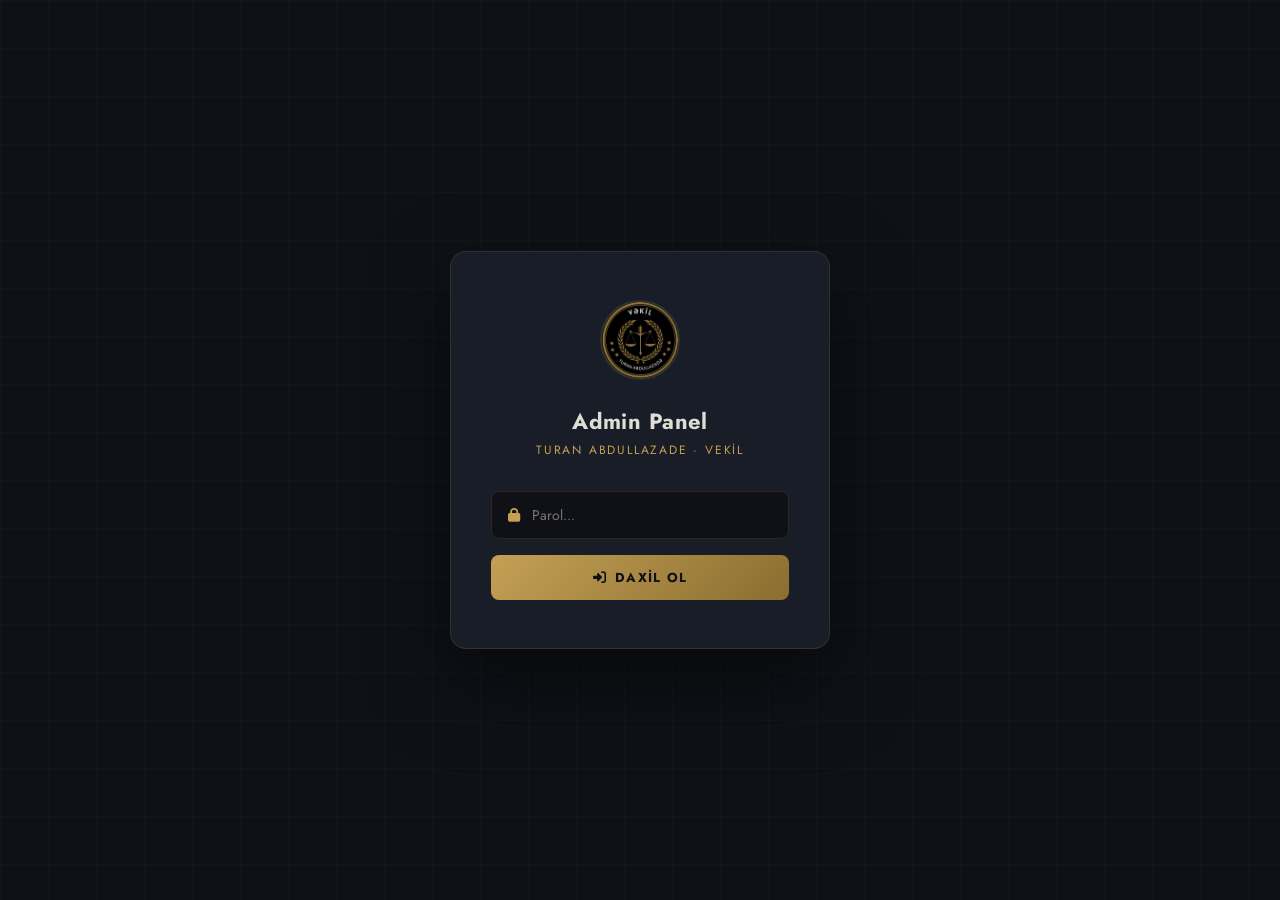
<file: admin/index.html>
<!DOCTYPE html>
<html lang="az">
<head>
  <meta charset="UTF-8" />
  <meta name="viewport" content="width=device-width, initial-scale=1.0" />
  <title>Admin Panel — Turan Abdullazadə</title>
  <link rel="stylesheet" href="https://cdnjs.cloudflare.com/ajax/libs/font-awesome/6.5.0/css/all.min.css" />
  <link rel="stylesheet" href="admin.css" />
</head>
<body>

<!-- LOGIN SCREEN -->
<div id="login-screen">
  <div class="login-box">
    <img src="../images/logo.png" alt="Logo" class="login-logo" />
    <div class="login-title">Admin Panel</div>
    <div class="login-sub">Turan Abdullazade · Vekil</div>
    <div class="login-form">
      <div class="login-field">
        <i class="fas fa-lock"></i>
        <input type="password" id="login-password" placeholder="Parol..." autocomplete="current-password" />
      </div>
      <div class="login-error" id="login-error" style="display:none;">Parol yanlisdir!</div>
      <button class="login-btn" id="login-btn">
        <i class="fas fa-sign-in-alt"></i> Daxil ol
      </button>
    </div>
  </div>
</div>

<!-- ADMIN PANEL -->
<div class="admin-layout" id="admin-layout" style="display:none;">
  <aside class="sidebar">
    <div class="sidebar-brand">
      <img src="../images/logo.png" alt="Logo" />
      <div>
        <div class="sidebar-brand-name">Admin Panel</div>
        <div class="sidebar-brand-role">Turan Abdullazadə</div>
      </div>
    </div>
    <nav class="sidebar-nav">
      <div class="sidebar-section-title">İdarəetmə</div>
      <button class="sidebar-link active" data-panel="dashboard"><i class="fas fa-th-large"></i><span>Dashboard</span></button>
      <button class="sidebar-link" data-panel="profile"><i class="fas fa-user"></i><span>Profil məlumatları</span></button>
      <div class="sidebar-section-title">Kontent</div>
      <button class="sidebar-link" data-panel="testimonials"><i class="fas fa-comments"></i><span>Rəylər</span></button>
      <button class="sidebar-link" data-panel="certificates"><i class="fas fa-certificate"></i><span>Sertifikatlar</span></button>
      <button class="sidebar-link" data-panel="media"><i class="fas fa-tv"></i><span>Media çıxışları</span></button>
      <div class="sidebar-section-title">Parametrlər</div>
      <button class="sidebar-link" data-panel="data"><i class="fas fa-database"></i><span>Məlumat yedəyi</span></button>
    </nav>
    <div class="sidebar-footer">
      <a href="../index.html" class="sidebar-back-btn"><i class="fas fa-arrow-left"></i> Sayta qayıt</a>
    </div>
  </aside>

  <main class="admin-main">
    <div class="admin-topbar">
      <span class="admin-topbar-title" id="topbar-title">Dashboard</span>
      <div class="admin-topbar-right">
        <span class="topbar-badge"><i class="fas fa-circle" style="font-size:8px;"></i> Aktiv</span>
      </div>
    </div>
    <div class="admin-content">

      <!-- DASHBOARD -->
      <div class="admin-panel active" id="panel-dashboard">
        <div class="stats-summary">
          <div class="stat-card"><div class="stat-card-num" id="dash-testimonials">—</div><div class="stat-card-label">Rəylər</div></div>
          <div class="stat-card"><div class="stat-card-num" id="dash-certs">—</div><div class="stat-card-label">Sertifikatlar</div></div>
          <div class="stat-card"><div class="stat-card-num" id="dash-media">—</div><div class="stat-card-label">Media</div></div>
          <div class="stat-card"><div class="stat-card-num">3</div><div class="stat-card-label">Dil versiyası</div></div>
        </div>
        <div class="admin-card">
          <div class="admin-card-title"><i class="fas fa-link"></i> Sürətli keçidlər</div>
          <div style="display:flex;gap:10px;flex-wrap:wrap;">
            <a href="../index.html" target="_blank" class="btn btn-gold"><i class="fas fa-eye"></i> Sayta bax</a>
            <a href="https://www.facebook.com/vekilturanabdullazade" target="_blank" class="btn btn-ghost"><i class="fab fa-facebook-f"></i> Facebook</a>
            <a href="https://wa.me/994709807107" target="_blank" class="btn btn-ghost"><i class="fab fa-whatsapp"></i> WhatsApp</a>
          </div>
        </div>
      </div>

      <!-- PROFILE -->
      <div class="admin-panel" id="panel-profile">
        <div class="admin-card">
          <div class="admin-card-title"><i class="fas fa-user"></i> Profil məlumatları</div>
          <form id="profile-form">
            <div class="admin-grid admin-grid-2">
              <div class="form-group"><label class="form-label">Ad, Soyad</label><input type="text" id="p-name" class="form-input" /></div>
              <div class="form-group"><label class="form-label">Vəzifə (AZ)</label><input type="text" id="p-role_az" class="form-input" /></div>
              <div class="form-group"><label class="form-label">Vəzifə (RU)</label><input type="text" id="p-role_ru" class="form-input" /></div>
              <div class="form-group"><label class="form-label">Vəzifə (EN)</label><input type="text" id="p-role_en" class="form-input" /></div>
              <div class="form-group"><label class="form-label">Telefon</label><input type="text" id="p-phone" class="form-input" /></div>
              <div class="form-group"><label class="form-label">E-poçt</label><input type="email" id="p-email" class="form-input" /></div>
              <div class="form-group"><label class="form-label">WhatsApp (rəqəmlər)</label><input type="text" id="p-whatsapp" class="form-input" /></div>
              <div class="form-group"><label class="form-label">Təcrübə (il)</label><input type="number" id="p-experience" class="form-input" /></div>
            </div>
            <div class="form-group"><label class="form-label">Ünvan</label><input type="text" id="p-address" class="form-input" /></div>
            <div class="form-group"><label class="form-label">Vəkil bürosu</label><input type="text" id="p-bureau" class="form-input" /></div>
            <div class="admin-grid admin-grid-2">
              <div class="form-group"><label class="form-label">Facebook URL</label><input type="url" id="p-facebook" class="form-input" /></div>
              <div class="form-group"><label class="form-label">Instagram URL</label><input type="url" id="p-instagram" class="form-input" /></div>
            </div>
            <button type="submit" class="btn btn-gold"><i class="fas fa-save"></i> Yadda saxla</button>
          </form>
        </div>
      </div>

      <!-- TESTIMONIALS -->
      <div class="admin-panel" id="panel-testimonials">
        <div class="admin-card">
          <div class="admin-card-title"><i class="fas fa-plus"></i> Yeni rəy əlavə et</div>
          <div class="admin-grid admin-grid-2">
            <div class="form-group"><label class="form-label">Ad, Soyad</label><input type="text" id="t-name" class="form-input" placeholder="Leyla M." /></div>
            <div class="form-group"><label class="form-label">Hüquq sahəsi</label><input type="text" id="t-case" class="form-input" placeholder="Ailə hüququ" /></div>
            <div class="form-group"><label class="form-label">Ulduz sayı</label>
              <select id="t-stars" class="form-select">
                <option value="5">★★★★★</option><option value="4">★★★★☆</option><option value="3">★★★☆☆</option>
              </select>
            </div>
          </div>
          <div class="form-group"><label class="form-label">Rəy mətni</label><textarea id="t-text" class="form-textarea" placeholder="Müvəkkilin rəyini daxil edin..."></textarea></div>
          <button class="btn btn-gold" onclick="addTestimonial()"><i class="fas fa-plus"></i> Əlavə et</button>
        </div>
        <div class="admin-card">
          <div class="admin-card-title"><i class="fas fa-list"></i> Mövcud rəylər</div>
          <div class="items-list" id="testimonials-list"></div>
        </div>
      </div>

      <!-- CERTIFICATES -->
      <div class="admin-panel" id="panel-certificates">
        <div class="admin-card">
          <div class="admin-card-title"><i class="fas fa-plus"></i> Yeni sertifikat</div>
          <div class="admin-grid admin-grid-2">
            <div class="form-group"><label class="form-label">İl</label><input type="text" id="c-year" class="form-input" placeholder="2024" /></div>
            <div class="form-group"><label class="form-label">İkona (emoji)</label><input type="text" id="c-icon" class="form-input" placeholder="🎓" /></div>
            <div class="form-group" style="grid-column:1/-1"><label class="form-label">Sertifikat adı</label><input type="text" id="c-name" class="form-input" /></div>
            <div class="form-group" style="grid-column:1/-1"><label class="form-label">Təşkilat</label><input type="text" id="c-org" class="form-input" /></div>
          </div>
          <button class="btn btn-gold" onclick="addCertificate()"><i class="fas fa-plus"></i> Əlavə et</button>
        </div>
        <div class="admin-card">
          <div class="admin-card-title"><i class="fas fa-list"></i> Mövcud sertifikatlar</div>
          <div class="items-list" id="certs-list"></div>
        </div>
      </div>

      <!-- MEDIA -->
      <div class="admin-panel" id="panel-media">
        <div class="admin-card">
          <div class="admin-card-title"><i class="fas fa-plus"></i> Yeni media çıxışı</div>
          <div class="admin-grid admin-grid-2">
            <div class="form-group"><label class="form-label">Növ</label>
              <select id="m-type" class="form-select">
                <option value="TV">📺 TV</option><option value="Radio">🎙️ Radio</option>
                <option value="Mətbuat">📰 Mətbuat</option><option value="Online">🌐 Online</option><option value="Digər">📋 Digər</option>
              </select>
            </div>
            <div class="form-group"><label class="form-label">Tarix</label><input type="text" id="m-date" class="form-input" placeholder="Yanvar 2024" /></div>
            <div class="form-group" style="grid-column:1/-1"><label class="form-label">Başlıq</label><input type="text" id="m-title" class="form-input" /></div>
            <div class="form-group" style="grid-column:1/-1"><label class="form-label">Mənbə</label><input type="text" id="m-source" class="form-input" placeholder="AzTV, Lider TV..." /></div>
          </div>
          <button class="btn btn-gold" onclick="addMedia()"><i class="fas fa-plus"></i> Əlavə et</button>
        </div>
        <div class="admin-card">
          <div class="admin-card-title"><i class="fas fa-list"></i> Mövcud media çıxışları</div>
          <div class="items-list" id="media-list"></div>
        </div>
      </div>

      <!-- DATA -->
      <div class="admin-panel" id="panel-data">
        <div class="admin-card">
          <div class="admin-card-title"><i class="fas fa-download"></i> Export</div>
          <p style="color:var(--muted);font-size:13.5px;margin-bottom:16px;">Bütün məlumatları JSON formatında yükləyin.</p>
          <button class="btn btn-gold" onclick="exportData()"><i class="fas fa-download"></i> JSON Export et</button>
        </div>
        <div class="admin-card">
          <div class="admin-card-title"><i class="fas fa-upload"></i> Import</div>
          <p style="color:var(--muted);font-size:13.5px;margin-bottom:16px;">Export edilmiş faylı yükləyin.</p>
          <label class="btn btn-ghost" style="cursor:pointer;">
            <i class="fas fa-upload"></i> JSON Import et
            <input type="file" accept=".json" onchange="importData(event)" style="display:none;" />
          </label>
        </div>
        <div class="admin-card">
          <div class="admin-card-title"><i class="fas fa-trash-alt"></i> Sıfırla</div>
          <p style="color:var(--muted);font-size:13.5px;margin-bottom:16px;">Bütün məlumatları ilkin vəziyyətə qaytarın.</p>
          <button class="btn btn-danger" onclick="if(confirm('Əminsiniz?')){localStorage.removeItem('turan_lawyer_data');showToast('Sıfırlandı');initAdmin();}">
            <i class="fas fa-undo"></i> Sıfırla
          </button>
        </div>
      </div>

    </div>
  </main>
</div>

<div class="toast" id="toast"></div>

<!-- ★ LOGIN: inline, no dependencies, runs immediately ★ -->
<script>
(function() {
  var PWD = 'valliserturan';
  var SK  = 'turan_admin_auth';

  function go() {
    var ls = document.getElementById('login-screen');
    var la = document.getElementById('admin-layout');
    var btn = document.getElementById('login-btn');
    var inp = document.getElementById('login-password');
    var err = document.getElementById('login-error');

    if (sessionStorage.getItem(SK) === 'ok') {
      ls.style.display = 'none';
      la.style.display = 'flex';
      return;
    }

    btn.onclick = function() {
      if (inp.value === PWD) {
        sessionStorage.setItem(SK, 'ok');
        ls.style.display = 'none';
        la.style.display = 'flex';
      } else {
        err.style.display = 'block';
        inp.value = '';
        inp.focus();
      }
    };

    inp.onkeydown = function(e) {
      if (e.key === 'Enter') btn.onclick();
    };
  }

  if (document.readyState === 'loading') {
    document.addEventListener('DOMContentLoaded', go);
  } else {
    go();
  }
})();
</script>

<script src="admin.js"></script>
</body>
</html>
</file>
<file: css/styles.css>
/* ============================================
   TURAN ABDULLAZADƏ - VƏKİL
   Dark Luxury Editorial Design System
   ============================================ */

@import url('https://fonts.googleapis.com/css2?family=Cormorant+Garamond:ital,wght@0,300;0,400;0,600;0,700;1,300;1,400&family=Nunito+Sans:wght@300;400;500;600;700&family=Playfair+Display:wght@700;900&display=swap');

/* ---- CSS VARIABLES ---- */
:root {
  --clr-bg:        #0a0c10;
  --clr-surface:   #111420;
  --clr-surface2:  #161926;
  --clr-border:    rgba(196,160,84,0.18);
  --clr-gold:      #C4A054;
  --clr-gold-lt:   #e0c07e;
  --clr-gold-dk:   #8a6e30;
  --clr-text:      #e8e2d4;
  --clr-muted:     #8a8880;
  --clr-white:     #ffffff;
  --clr-accent:    #1e2a3a;

  --ff-display:    'Cormorant Garamond', serif;
  --ff-title:      'Playfair Display', serif;
  --ff-body:       'Nunito Sans', sans-serif;

  --radius:        4px;
  --radius-lg:     12px;
  --transition:    0.35s cubic-bezier(0.4,0,0.2,1);

  --nav-h:         80px;
  --section-py:    100px;
}

/* ---- RESET ---- */
*, *::before, *::after { box-sizing: border-box; margin: 0; padding: 0; }
html { scroll-behavior: smooth; font-size: 16px; }
body {
  font-family: var(--ff-body);
  background: var(--clr-bg);
  color: var(--clr-text);
  line-height: 1.7;
  overflow-x: hidden;
}
img { display: block; max-width: 100%; }
a { color: inherit; text-decoration: none; }
ul { list-style: none; }
button { cursor: pointer; border: none; background: none; font-family: inherit; }

/* ---- SCROLLBAR ---- */
::-webkit-scrollbar { width: 6px; }
::-webkit-scrollbar-track { background: var(--clr-bg); }
::-webkit-scrollbar-thumb { background: var(--clr-gold-dk); border-radius: 3px; }

/* ============================================
   UTILITY
   ============================================ */
.container { max-width: 1220px; margin: 0 auto; padding: 0 24px; }
.section { padding: var(--section-py) 0; }

.section-label {
  font-family: var(--ff-body);
  font-size: 11px;
  font-weight: 600;
  letter-spacing: 0.25em;
  text-transform: uppercase;
  color: var(--clr-gold);
  display: flex;
  align-items: center;
  gap: 12px;
  margin-bottom: 20px;
}
.section-label::before {
  content: '';
  display: block;
  width: 32px;
  height: 1px;
  background: var(--clr-gold);
}

.section-title {
  font-family: var(--ff-display);
  font-size: clamp(2rem, 4vw, 3.5rem);
  font-weight: 600;
  line-height: 1.15;
  color: var(--clr-white);
  margin-bottom: 16px;
}

.gold-line {
  width: 56px;
  height: 2px;
  background: linear-gradient(90deg, var(--clr-gold), transparent);
  margin-bottom: 40px;
}

.btn {
  display: inline-flex;
  align-items: center;
  gap: 10px;
  padding: 14px 32px;
  font-family: var(--ff-body);
  font-size: 13px;
  font-weight: 600;
  letter-spacing: 0.12em;
  text-transform: uppercase;
  border-radius: var(--radius);
  transition: var(--transition);
}
.btn-primary {
  background: linear-gradient(135deg, var(--clr-gold), var(--clr-gold-dk));
  color: #0a0c10;
  box-shadow: 0 8px 32px rgba(196,160,84,0.25);
}
.btn-primary:hover {
  transform: translateY(-2px);
  box-shadow: 0 12px 40px rgba(196,160,84,0.4);
}
.btn-ghost {
  border: 1px solid var(--clr-border);
  color: var(--clr-gold);
  background: transparent;
}
.btn-ghost:hover {
  border-color: var(--clr-gold);
  background: rgba(196,160,84,0.06);
}

/* ---- NOISE OVERLAY ---- */
body::before {
  content: '';
  position: fixed;
  inset: 0;
  pointer-events: none;
  z-index: 0;
  background-image: url("data:image/svg+xml,%3Csvg viewBox='0 0 256 256' xmlns='http://www.w3.org/2000/svg'%3E%3Cfilter id='noise'%3E%3CfeTurbulence type='fractalNoise' baseFrequency='0.9' numOctaves='4' stitchTiles='stitch'/%3E%3C/filter%3E%3Crect width='100%25' height='100%25' filter='url(%23noise)' opacity='0.035'/%3E%3C/svg%3E");
  background-size: 200px;
  opacity: 0.4;
}

/* ============================================
   PRELOADER
   ============================================ */
#preloader {
  position: fixed;
  inset: 0;
  background: var(--clr-bg);
  display: flex;
  align-items: center;
  justify-content: center;
  z-index: 9999;
  transition: opacity 0.6s ease, visibility 0.6s ease;
}
#preloader.hidden { opacity: 0; visibility: hidden; }
.preloader-inner {
  text-align: center;
}
.preloader-logo {
  width: 80px;
  height: 80px;
  border-radius: 50%;
  margin: 0 auto 20px;
  animation: spin 2s linear infinite;
}
.preloader-text {
  font-family: var(--ff-display);
  font-size: 14px;
  letter-spacing: 0.3em;
  color: var(--clr-gold);
  text-transform: uppercase;
}
@keyframes spin {
  0% { transform: rotate(0deg); }
  100% { transform: rotate(360deg); }
}

/* ============================================
   NAVIGATION
   ============================================ */
#navbar {
  position: fixed;
  top: 0;
  left: 0;
  right: 0;
  height: var(--nav-h);
  z-index: 1000;
  display: flex;
  align-items: center;
  transition: background 0.4s ease, backdrop-filter 0.4s ease, box-shadow 0.4s ease;
}
#navbar.scrolled {
  background: rgba(10,12,16,0.94);
  backdrop-filter: blur(16px);
  box-shadow: 0 1px 0 var(--clr-border);
}
.nav-inner {
  width: 100%;
  max-width: 1220px;
  margin: 0 auto;
  padding: 0 24px;
  display: flex;
  align-items: center;
  justify-content: space-between;
  gap: 20px;
}
.nav-logo {
  display: flex;
  align-items: center;
  gap: 14px;
  text-decoration: none;
}
.nav-logo img {
  width: 48px;
  height: 48px;
  border-radius: 50%;
  border: 1px solid var(--clr-border);
}
.nav-logo-text {
  display: flex;
  flex-direction: column;
  line-height: 1.2;
  white-space: nowrap;
}
.nav-logo-name {
  font-family: var(--ff-display);
  font-size: 16px;
  font-weight: 600;
  color: var(--clr-white);
  letter-spacing: 0.02em;
  white-space: nowrap;
}
.nav-logo-role {
  font-size: 9px;
  letter-spacing: 0.18em;
  text-transform: uppercase;
  color: var(--clr-gold);
  white-space: nowrap;
}

.nav-links {
  display: flex;
  align-items: center;
  gap: 8px;
}
.nav-links a {
  font-size: 12.5px;
  font-weight: 500;
  letter-spacing: 0.08em;
  text-transform: uppercase;
  color: var(--clr-muted);
  padding: 6px 12px;
  border-radius: var(--radius);
  transition: var(--transition);
  position: relative;
}
.nav-links a:hover,
.nav-links a.active {
  color: var(--clr-gold);
}
.nav-links a::after {
  content: '';
  position: absolute;
  bottom: 2px;
  left: 50%;
  transform: translateX(-50%) scaleX(0);
  width: 16px;
  height: 1px;
  background: var(--clr-gold);
  transition: transform 0.25s ease;
}
.nav-links a:hover::after,
.nav-links a.active::after { transform: translateX(-50%) scaleX(1); }

.nav-right {
  display: flex;
  align-items: center;
  gap: 12px;
}
.nav-social {
  display: flex;
  align-items: center;
  gap: 8px;
}
.nav-social a {
  width: 34px;
  height: 34px;
  border-radius: 50%;
  border: 1px solid var(--clr-border);
  display: flex;
  align-items: center;
  justify-content: center;
  color: var(--clr-muted);
  transition: var(--transition);
  font-size: 14px;
}
.nav-social a:hover {
  border-color: var(--clr-gold);
  color: var(--clr-gold);
  background: rgba(196,160,84,0.08);
}

/* Language Switcher */
.lang-switcher {
  display: flex;
  align-items: center;
  gap: 2px;
  background: rgba(255,255,255,0.04);
  border: 1px solid var(--clr-border);
  border-radius: 20px;
  padding: 3px;
}
.lang-btn {
  padding: 4px 10px;
  border-radius: 14px;
  font-size: 11px;
  font-weight: 600;
  letter-spacing: 0.06em;
  text-transform: uppercase;
  color: var(--clr-muted);
  transition: var(--transition);
}
.lang-btn.active {
  background: linear-gradient(135deg, var(--clr-gold), var(--clr-gold-dk));
  color: #0a0c10;
}
.lang-btn:hover:not(.active) { color: var(--clr-gold); }

/* Burger */
.nav-burger {
  display: none;
  flex-direction: column;
  gap: 5px;
  padding: 4px;
  cursor: pointer;
}
.nav-burger span {
  display: block;
  width: 24px;
  height: 1.5px;
  background: var(--clr-text);
  transition: var(--transition);
}
.nav-burger.open span:nth-child(1) { transform: translateY(6.5px) rotate(45deg); }
.nav-burger.open span:nth-child(2) { opacity: 0; transform: scaleX(0); }
.nav-burger.open span:nth-child(3) { transform: translateY(-6.5px) rotate(-45deg); }

/* Mobile menu */
#mobile-menu {
  position: fixed;
  top: var(--nav-h);
  left: 0;
  right: 0;
  bottom: 0;
  background: rgba(10,12,16,0.97);
  backdrop-filter: blur(20px);
  z-index: 999;
  display: flex;
  flex-direction: column;
  padding: 40px 32px;
  transform: translateX(100%);
  transition: transform 0.4s cubic-bezier(0.4,0,0.2,1);
  overflow-y: auto;
}
#mobile-menu.open { transform: translateX(0); }
.mobile-menu-links {
  display: flex;
  flex-direction: column;
  gap: 4px;
  margin-bottom: 40px;
}
.mobile-menu-links a {
  font-family: var(--ff-display);
  font-size: 28px;
  font-weight: 600;
  color: var(--clr-muted);
  padding: 10px 0;
  border-bottom: 1px solid var(--clr-border);
  transition: var(--transition);
}
.mobile-menu-links a:hover { color: var(--clr-gold); padding-left: 8px; }
.mobile-lang {
  display: flex;
  gap: 12px;
  margin-top: 20px;
}
.mobile-lang button {
  font-size: 13px;
  letter-spacing: 0.1em;
  text-transform: uppercase;
  color: var(--clr-muted);
  padding: 8px 16px;
  border: 1px solid var(--clr-border);
  border-radius: 20px;
  transition: var(--transition);
}
.mobile-lang button.active,
.mobile-lang button:hover { color: var(--clr-gold); border-color: var(--clr-gold); }
.mobile-social {
  display: flex;
  gap: 16px;
  margin-top: 32px;
}
.mobile-social a {
  font-size: 22px;
  color: var(--clr-muted);
  transition: var(--transition);
}
.mobile-social a:hover { color: var(--clr-gold); }

/* ============================================
   HERO
   ============================================ */
#hero {
  position: relative;
  overflow: hidden;
  padding-top: var(--nav-h);
}

.hero-bg {
  position: absolute;
  inset: 0;
  z-index: 0;
  overflow: hidden;
}
.hero-bg::before {
  content: \'\';
  position: absolute;
  top: -20%;
  right: -5%;
  width: 700px;
  height: 700px;
  border-radius: 50%;
  background: radial-gradient(circle, rgba(196,160,84,0.07) 0%, transparent 70%);
}
.hero-bg::after {
  content: \'\';
  position: absolute;
  bottom: -15%;
  left: -5%;
  width: 500px;
  height: 500px;
  border-radius: 50%;
  background: radial-gradient(circle, rgba(30,42,58,0.5) 0%, transparent 70%);
}
.hero-grid-lines {
  position: absolute;
  inset: 0;
  background-image:
    linear-gradient(rgba(196,160,84,0.03) 1px, transparent 1px),
    linear-gradient(90deg, rgba(196,160,84,0.03) 1px, transparent 1px);
  background-size: 60px 60px;
}

.hero-inner {
  position: relative;
  z-index: 1;
  display: grid;
  grid-template-columns: 55fr 45fr;
  align-items: stretch;
  height: calc(100vh - var(--nav-h));
  max-height: 860px;
  min-height: 560px;
  overflow: hidden;
}

/* LEFT: content column */
.hero-content {
  display: flex;
  flex-direction: column;
  justify-content: center;
  padding: 48px 48px 48px clamp(24px, calc((100vw - 1220px) / 2 + 24px), 120px);
  overflow: hidden;
}

.hero-badge {
  display: inline-flex;
  align-items: center;
  gap: 10px;
  background: rgba(196,160,84,0.08);
  border: 1px solid rgba(196,160,84,0.2);
  border-radius: 20px;
  padding: 6px 16px 6px 8px;
  margin-bottom: 28px;
  align-self: flex-start;
}
.hero-badge-dot {
  width: 8px;
  height: 8px;
  border-radius: 50%;
  background: #4caf50;
  box-shadow: 0 0 8px #4caf50;
  animation: pulse-green 2s infinite;
}
@keyframes pulse-green {
  0%, 100% { box-shadow: 0 0 8px #4caf50; }
  50%       { box-shadow: 0 0 16px #4caf50, 0 0 24px rgba(76,175,80,0.4); }
}
.hero-badge-text {
  font-size: 11px;
  letter-spacing: 0.15em;
  text-transform: uppercase;
  color: var(--clr-gold);
  font-weight: 600;
}

.hero-eyebrow {
  font-family: var(--ff-body);
  font-size: 11px;
  font-weight: 700;
  letter-spacing: 0.28em;
  text-transform: uppercase;
  color: var(--clr-gold);
  margin-bottom: 18px;
}

.hero-title {
  font-family: var(--ff-display);
  font-size: clamp(2.6rem, 3.8vw, 5rem);
  font-weight: 300;
  line-height: 1.05;
  color: var(--clr-white);
  margin-bottom: 10px;
}
.hero-title strong {
  display: block;
  font-weight: 700;
  line-height: 1.05;
  background: linear-gradient(135deg, var(--clr-gold-lt), var(--clr-gold));
  -webkit-background-clip: text;
  -webkit-text-fill-color: transparent;
  background-clip: text;
}
.hero-title span {
  display: block;
  line-height: 1.05;
}

.hero-title-role {
  font-family: var(--ff-display);
  font-size: clamp(1.3rem, 2.2vw, 2.4rem);
  font-weight: 300;
  font-style: italic;
  color: var(--clr-muted);
  margin-bottom: 22px;
}

.hero-desc {
  font-size: 15px;
  color: var(--clr-muted);
  max-width: 460px;
  margin-bottom: 34px;
  line-height: 1.85;
}

.hero-actions {
  display: flex;
  align-items: center;
  flex-wrap: wrap;
  gap: 14px;
  margin-bottom: 40px;
}

.hero-stats {
  display: flex;
  gap: 36px;
  padding-top: 32px;
  border-top: 1px solid var(--clr-border);
}
.hero-stat-num {
  font-family: var(--ff-display);
  font-size: 2.3rem;
  font-weight: 700;
  color: var(--clr-gold);
  line-height: 1;
  margin-bottom: 4px;
}
.hero-stat-label {
  font-size: 10px;
  letter-spacing: 0.12em;
  text-transform: uppercase;
  color: var(--clr-muted);
}

/* RIGHT: photo edge-to-edge */
.hero-visual {
  position: relative;
  overflow: hidden;
  /* left gradient blends content into photo */
  background: linear-gradient(90deg, var(--clr-bg) 0%, transparent 12%);
}

.hero-photo {
  width: 100%;
  height: 100%;
  object-fit: cover;
  object-position: top center;
  display: block;
  /* left-side fade so text column doesn't feel too abrupt */
  -webkit-mask-image: linear-gradient(
    90deg, transparent 0%, black 10%
  ), linear-gradient(
    to bottom, transparent 0%, black 5%, black 87%, transparent 100%
  );
  /* Combine both masks */
  -webkit-mask-image: linear-gradient(to bottom, transparent 0%, black 5%, black 87%, transparent 100%);
  mask-image:         linear-gradient(to bottom, transparent 0%, black 5%, black 87%, transparent 100%);
}

.hero-photo-badge {
  position: absolute;
  bottom: 44px;
  left: 20px;
  background: rgba(17,20,32,0.92);
  border: 1px solid var(--clr-border);
  border-radius: var(--radius-lg);
  padding: 14px 18px;
  z-index: 2;
  backdrop-filter: blur(12px);
}
.hero-photo-badge-num {
  font-family: var(--ff-display);
  font-size: 1.8rem;
  font-weight: 700;
  color: var(--clr-gold);
  line-height: 1;
}
.hero-photo-badge-text {
  font-size: 10px;
  letter-spacing: 0.1em;
  color: var(--clr-muted);
  text-transform: uppercase;
}

.hero-logo-badge {
  position: absolute;
  top: 36px;
  right: 28px;
  width: 76px;
  height: 76px;
  border-radius: 50%;
  object-fit: cover;
  z-index: 2;
  animation: rotate-slow 22s linear infinite;
  filter: drop-shadow(0 4px 16px rgba(196,160,84,0.25));
}
@keyframes rotate-slow {
  from { transform: rotate(0deg); }
  to   { transform: rotate(360deg); }
}

/* ============================================
   PRACTICE AREAS
   ============================================ */
#practice {
  position: relative;
}
.practice-intro {
  display: grid;
  grid-template-columns: 1fr 1fr;
  gap: 60px;
  align-items: end;
  margin-bottom: 60px;
}
.practice-desc { color: var(--clr-muted); font-size: 15px; line-height: 1.8; }

.practice-grid {
  display: grid;
  grid-template-columns: repeat(4, 1fr);
  gap: 1px;
  background: var(--clr-border);
  border: 1px solid var(--clr-border);
  border-radius: var(--radius-lg);
  overflow: hidden;
}
.practice-card {
  background: var(--clr-surface);
  padding: 32px 24px;
  display: flex;
  flex-direction: column;
  gap: 16px;
  transition: var(--transition);
  cursor: default;
  position: relative;
  overflow: hidden;
}
.practice-card::before {
  content: '';
  position: absolute;
  bottom: 0;
  left: 0;
  right: 0;
  height: 2px;
  background: linear-gradient(90deg, var(--clr-gold), transparent);
  transform: scaleX(0);
  transform-origin: left;
  transition: transform 0.4s ease;
}
.practice-card:hover { background: var(--clr-surface2); }
.practice-card:hover::before { transform: scaleX(1); }
.practice-icon {
  width: 48px;
  height: 48px;
  border-radius: 10px;
  background: rgba(196,160,84,0.08);
  border: 1px solid rgba(196,160,84,0.15);
  display: flex;
  align-items: center;
  justify-content: center;
  font-size: 22px;
  color: var(--clr-gold);
  transition: var(--transition);
}
.practice-card:hover .practice-icon {
  background: rgba(196,160,84,0.15);
  transform: scale(1.05);
}
.practice-name {
  font-family: var(--ff-display);
  font-size: 17px;
  font-weight: 600;
  color: var(--clr-white);
  line-height: 1.3;
}
.practice-brief {
  font-size: 13px;
  color: var(--clr-muted);
  line-height: 1.7;
  flex: 1;
}

/* ============================================
   ABOUT
   ============================================ */
#about {
  position: relative;
  overflow: hidden;
}
.about-grid {
  display: grid;
  grid-template-columns: 1fr 1.2fr;
  gap: 80px;
  align-items: center;
}
.about-img-wrapper {
  position: relative;
}
.about-img {
  width: 100%;
  border-radius: var(--radius-lg);
  object-fit: cover;
  filter: grayscale(10%);
  border: 1px solid var(--clr-border);
}
.about-decor {
  position: absolute;
  top: -20px;
  left: -20px;
  width: 120px;
  height: 120px;
  border: 2px solid rgba(196,160,84,0.15);
  border-radius: var(--radius-lg);
  z-index: -1;
}
.about-decor2 {
  position: absolute;
  bottom: -20px;
  right: -20px;
  width: 80px;
  height: 80px;
  border: 1px solid rgba(196,160,84,0.1);
  border-radius: 50%;
  z-index: -1;
}
.about-content {}
.about-text {
  color: var(--clr-muted);
  font-size: 15px;
  line-height: 1.85;
  margin-bottom: 32px;
}

.about-info-grid {
  display: grid;
  grid-template-columns: 1fr 1fr;
  gap: 16px;
  margin-bottom: 32px;
}
.about-info-item {
  background: var(--clr-surface);
  border: 1px solid var(--clr-border);
  border-radius: var(--radius);
  padding: 16px;
}
.about-info-label {
  font-size: 10px;
  letter-spacing: 0.15em;
  text-transform: uppercase;
  color: var(--clr-gold);
  margin-bottom: 4px;
}
.about-info-value {
  font-size: 14px;
  color: var(--clr-text);
  font-weight: 500;
}

.about-langs {
  display: flex;
  gap: 10px;
  flex-wrap: wrap;
  margin-top: 24px;
}
.lang-tag {
  display: inline-flex;
  align-items: center;
  gap: 6px;
  padding: 6px 14px;
  border: 1px solid var(--clr-border);
  border-radius: 20px;
  font-size: 12px;
  letter-spacing: 0.06em;
  color: var(--clr-text);
}
.lang-tag-flag { font-size: 16px; }

/* ============================================
   STATS BANNER
   ============================================ */
#stats {
  padding: 60px 0;
  background: var(--clr-surface);
  border-top: 1px solid var(--clr-border);
  border-bottom: 1px solid var(--clr-border);
}
.stats-grid {
  display: grid;
  grid-template-columns: repeat(4, 1fr);
  gap: 1px;
  background: var(--clr-border);
}
.stat-item {
  background: var(--clr-surface);
  text-align: center;
  padding: 40px 20px;
}
.stat-num {
  font-family: var(--ff-display);
  font-size: 3.5rem;
  font-weight: 700;
  color: var(--clr-gold);
  line-height: 1;
  display: block;
  margin-bottom: 8px;
}
.stat-label {
  font-size: 12px;
  letter-spacing: 0.12em;
  text-transform: uppercase;
  color: var(--clr-muted);
}

/* ============================================
   TESTIMONIALS
   ============================================ */
#testimonials { }
.testimonials-slider {
  display: grid;
  grid-template-columns: repeat(3, 1fr);
  gap: 20px;
}
.testimonial-card {
  background: var(--clr-surface);
  border: 1px solid var(--clr-border);
  border-radius: var(--radius-lg);
  padding: 32px;
  display: flex;
  flex-direction: column;
  gap: 20px;
  transition: var(--transition);
  position: relative;
  overflow: hidden;
}
.testimonial-card:hover {
  border-color: rgba(196,160,84,0.3);
  transform: translateY(-4px);
  box-shadow: 0 20px 60px rgba(0,0,0,0.3);
}
.testimonial-card::before {
  content: '"';
  position: absolute;
  top: 8px;
  right: 20px;
  font-family: var(--ff-display);
  font-size: 80px;
  color: rgba(196,160,84,0.08);
  line-height: 1;
}
.testimonial-stars {
  display: flex;
  gap: 3px;
  color: var(--clr-gold);
  font-size: 14px;
}
.testimonial-text {
  font-family: var(--ff-display);
  font-size: 16px;
  font-style: italic;
  color: var(--clr-text);
  line-height: 1.7;
  flex: 1;
}
.testimonial-author {
  display: flex;
  align-items: center;
  gap: 14px;
  padding-top: 20px;
  border-top: 1px solid var(--clr-border);
}
.testimonial-avatar {
  width: 44px;
  height: 44px;
  border-radius: 50%;
  background: linear-gradient(135deg, var(--clr-gold-dk), var(--clr-accent));
  border: 1px solid var(--clr-border);
  display: flex;
  align-items: center;
  justify-content: center;
  font-family: var(--ff-display);
  font-size: 18px;
  font-weight: 600;
  color: var(--clr-gold);
}
.testimonial-name {
  font-weight: 600;
  font-size: 14px;
  color: var(--clr-white);
  margin-bottom: 2px;
}
.testimonial-case { font-size: 12px; color: var(--clr-muted); }

/* ============================================
   CERTIFICATES
   ============================================ */
#certificates {}
.certs-grid {
  display: grid;
  grid-template-columns: repeat(3, 1fr);
  gap: 20px;
}
.cert-card {
  background: var(--clr-surface);
  border: 1px solid var(--clr-border);
  border-radius: var(--radius-lg);
  padding: 28px;
  display: flex;
  align-items: flex-start;
  gap: 20px;
  transition: var(--transition);
}
.cert-card:hover {
  border-color: rgba(196,160,84,0.3);
  transform: translateY(-2px);
}
.cert-icon {
  width: 52px;
  height: 52px;
  background: rgba(196,160,84,0.08);
  border: 1px solid rgba(196,160,84,0.15);
  border-radius: 10px;
  display: flex;
  align-items: center;
  justify-content: center;
  font-size: 24px;
  flex-shrink: 0;
}
.cert-content {}
.cert-badge {
  font-size: 10px;
  letter-spacing: 0.15em;
  text-transform: uppercase;
  color: var(--clr-gold);
  margin-bottom: 6px;
}
.cert-name {
  font-family: var(--ff-display);
  font-size: 16px;
  font-weight: 600;
  color: var(--clr-white);
  margin-bottom: 4px;
  line-height: 1.3;
}
.cert-org { font-size: 13px; color: var(--clr-muted); }

/* ============================================
   MEDIA APPEARANCES
   ============================================ */
#media {}
.media-grid {
  display: grid;
  grid-template-columns: repeat(3, 1fr);
  gap: 20px;
}
.media-card {
  background: var(--clr-surface);
  border: 1px solid var(--clr-border);
  border-radius: var(--radius-lg);
  overflow: hidden;
  transition: var(--transition);
}
.media-card:hover {
  border-color: rgba(196,160,84,0.3);
  transform: translateY(-4px);
  box-shadow: 0 20px 60px rgba(0,0,0,0.3);
}
.media-thumb {
  width: 100%;
  height: 180px;
  background: var(--clr-surface2);
  display: flex;
  align-items: center;
  justify-content: center;
  position: relative;
  overflow: hidden;
}
.media-thumb-icon {
  font-size: 40px;
  color: var(--clr-gold);
  opacity: 0.6;
}
.media-thumb-type {
  position: absolute;
  top: 12px;
  left: 12px;
  background: rgba(196,160,84,0.15);
  border: 1px solid rgba(196,160,84,0.3);
  border-radius: 20px;
  padding: 4px 10px;
  font-size: 10px;
  letter-spacing: 0.1em;
  text-transform: uppercase;
  color: var(--clr-gold);
}
.media-body { padding: 20px; }
.media-date {
  font-size: 11px;
  color: var(--clr-gold);
  letter-spacing: 0.1em;
  text-transform: uppercase;
  margin-bottom: 8px;
}
.media-title {
  font-family: var(--ff-display);
  font-size: 16px;
  font-weight: 600;
  color: var(--clr-white);
  line-height: 1.4;
  margin-bottom: 8px;
}
.media-source { font-size: 12px; color: var(--clr-muted); }

/* ============================================
   CONSULTATION FORM
   ============================================ */
#consultation {
  background: var(--clr-surface);
  border-top: 1px solid var(--clr-border);
  border-bottom: 1px solid var(--clr-border);
}
.consultation-inner {
  display: grid;
  grid-template-columns: 1fr 1fr;
  gap: 80px;
  align-items: center;
}
.consultation-info {}
.consultation-features {
  display: flex;
  flex-direction: column;
  gap: 20px;
  margin-top: 32px;
}
.consult-feat {
  display: flex;
  align-items: flex-start;
  gap: 16px;
}
.consult-feat-icon {
  width: 40px;
  height: 40px;
  border-radius: 8px;
  background: rgba(196,160,84,0.08);
  border: 1px solid rgba(196,160,84,0.15);
  display: flex;
  align-items: center;
  justify-content: center;
  font-size: 18px;
  flex-shrink: 0;
}
.consult-feat-title {
  font-weight: 600;
  font-size: 14px;
  color: var(--clr-white);
  margin-bottom: 2px;
}
.consult-feat-desc { font-size: 13px; color: var(--clr-muted); }

.consultation-form-wrap {
  background: var(--clr-surface2);
  border: 1px solid var(--clr-border);
  border-radius: var(--radius-lg);
  padding: 40px;
}
.form-title {
  font-family: var(--ff-display);
  font-size: 24px;
  font-weight: 600;
  color: var(--clr-white);
  margin-bottom: 6px;
}
.form-subtitle { font-size: 13px; color: var(--clr-muted); margin-bottom: 28px; }
.form-group { margin-bottom: 16px; }
.form-label {
  display: block;
  font-size: 11px;
  letter-spacing: 0.1em;
  text-transform: uppercase;
  color: var(--clr-gold);
  margin-bottom: 8px;
}
.form-input,
.form-select,
.form-textarea {
  width: 100%;
  background: var(--clr-surface);
  border: 1px solid var(--clr-border);
  border-radius: var(--radius);
  padding: 12px 16px;
  font-family: var(--ff-body);
  font-size: 14px;
  color: var(--clr-text);
  transition: border-color 0.25s ease;
  outline: none;
}
.form-input:focus,
.form-select:focus,
.form-textarea:focus { border-color: var(--clr-gold); }
.form-select { appearance: none; cursor: pointer; }
.form-select option { background: var(--clr-surface2); }
.form-textarea { resize: vertical; min-height: 100px; }
.form-submit {
  width: 100%;
  display: flex;
  align-items: center;
  justify-content: center;
  gap: 10px;
  padding: 15px;
  background: linear-gradient(135deg, var(--clr-gold), var(--clr-gold-dk));
  color: #0a0c10;
  font-family: var(--ff-body);
  font-size: 13px;
  font-weight: 700;
  letter-spacing: 0.12em;
  text-transform: uppercase;
  border-radius: var(--radius);
  transition: var(--transition);
  cursor: pointer;
  border: none;
  margin-top: 8px;
}
.form-submit:hover {
  transform: translateY(-2px);
  box-shadow: 0 12px 40px rgba(196,160,84,0.35);
}

/* ============================================
   CONTACT
   ============================================ */
#contact {}
.contact-grid {
  display: grid;
  grid-template-columns: 1fr 1fr;
  gap: 60px;
  align-items: start;
}
.contact-items { display: flex; flex-direction: column; gap: 16px; }
.contact-item {
  display: flex;
  align-items: flex-start;
  gap: 16px;
  padding: 20px;
  background: var(--clr-surface);
  border: 1px solid var(--clr-border);
  border-radius: var(--radius-lg);
  transition: var(--transition);
}
.contact-item:hover { border-color: rgba(196,160,84,0.3); }
.contact-item-icon {
  width: 44px;
  height: 44px;
  border-radius: 10px;
  background: rgba(196,160,84,0.08);
  border: 1px solid rgba(196,160,84,0.15);
  display: flex;
  align-items: center;
  justify-content: center;
  font-size: 20px;
  flex-shrink: 0;
  color: var(--clr-gold);
}
.contact-item-label {
  font-size: 11px;
  letter-spacing: 0.12em;
  text-transform: uppercase;
  color: var(--clr-gold);
  margin-bottom: 4px;
}
.contact-item-value {
  font-size: 15px;
  color: var(--clr-text);
  font-weight: 500;
}

.map-placeholder {
  background: var(--clr-surface);
  border: 1px solid var(--clr-border);
  border-radius: var(--radius-lg);
  overflow: hidden;
  height: 320px;
  position: relative;
}
.map-placeholder iframe {
  width: 100%;
  height: 100%;
  border: none;
  opacity: 0.7;
  filter: grayscale(1) invert(0.9) hue-rotate(180deg);
}

/* ============================================
   FOOTER
   ============================================ */
footer {
  background: var(--clr-surface);
  border-top: 1px solid var(--clr-border);
  padding: 60px 0 32px;
}
.footer-top {
  display: grid;
  grid-template-columns: 1.5fr 1fr 1fr;
  gap: 60px;
  margin-bottom: 48px;
}
.footer-brand { }
.footer-logo {
  display: flex;
  align-items: center;
  gap: 14px;
  margin-bottom: 16px;
}
.footer-logo img {
  width: 52px;
  height: 52px;
  border-radius: 50%;
  border: 1px solid var(--clr-border);
}
.footer-desc { font-size: 14px; color: var(--clr-muted); line-height: 1.8; margin-bottom: 20px; }
.footer-social { display: flex; gap: 10px; }
.footer-social a {
  width: 36px;
  height: 36px;
  border-radius: 50%;
  border: 1px solid var(--clr-border);
  display: flex;
  align-items: center;
  justify-content: center;
  color: var(--clr-muted);
  font-size: 15px;
  transition: var(--transition);
}
.footer-social a:hover { border-color: var(--clr-gold); color: var(--clr-gold); }

.footer-col-title {
  font-family: var(--ff-display);
  font-size: 16px;
  font-weight: 600;
  color: var(--clr-white);
  margin-bottom: 20px;
  padding-bottom: 12px;
  border-bottom: 1px solid var(--clr-border);
}
.footer-links { display: flex; flex-direction: column; gap: 10px; }
.footer-links a {
  font-size: 13.5px;
  color: var(--clr-muted);
  transition: var(--transition);
  display: flex;
  align-items: center;
  gap: 6px;
}
.footer-links a:hover { color: var(--clr-gold); padding-left: 4px; }
.footer-links a::before {
  content: '→';
  font-size: 11px;
  color: var(--clr-gold);
  opacity: 0;
  transition: opacity 0.2s;
}
.footer-links a:hover::before { opacity: 1; }

.footer-bottom {
  padding-top: 28px;
  border-top: 1px solid var(--clr-border);
  display: flex;
  align-items: center;
  justify-content: space-between;
  flex-wrap: wrap;
  gap: 12px;
}
.footer-copy { font-size: 12.5px; color: var(--clr-muted); }
.footer-credits { font-size: 12px; color: var(--clr-muted); }
.footer-credits a { color: var(--clr-gold); }

/* ============================================
   WHATSAPP BUTTON
   ============================================ */
.whatsapp-float {
  position: fixed;
  bottom: 32px;
  right: 32px;
  width: 58px;
  height: 58px;
  background: #25d366;
  border-radius: 50%;
  display: flex;
  align-items: center;
  justify-content: center;
  color: white;
  font-size: 26px;
  z-index: 9000;
  box-shadow: 0 8px 32px rgba(37,211,102,0.4);
  transition: transform 0.3s ease;
  text-decoration: none;
  animation: wa-pulse 2.5s ease-in-out infinite;
}
.whatsapp-float:hover { transform: scale(1.12); animation: none; }
@keyframes wa-pulse {
  0%, 100% {
    box-shadow: 0 8px 32px rgba(37,211,102,0.4), 0 0 0 0 rgba(37,211,102,0.4);
  }
  50% {
    box-shadow: 0 8px 32px rgba(37,211,102,0.4), 0 0 0 16px rgba(37,211,102,0);
  }
}
.whatsapp-tooltip {
  position: absolute;
  right: 68px;
  top: 50%;
  transform: translateY(-50%);
  background: var(--clr-surface);
  border: 1px solid var(--clr-border);
  border-radius: var(--radius);
  padding: 8px 14px;
  font-size: 12.5px;
  color: var(--clr-text);
  white-space: nowrap;
  opacity: 0;
  pointer-events: none;
  transition: opacity 0.3s ease;
}
.whatsapp-float:hover .whatsapp-tooltip { opacity: 1; }

/* ============================================
   SCROLL REVEAL
   ============================================ */
.reveal {
  opacity: 0;
  transform: translateY(30px);
  transition: opacity 0.7s ease, transform 0.7s ease;
}
.reveal.visible {
  opacity: 1;
  transform: translateY(0);
}
.reveal-delay-1 { transition-delay: 0.1s; }
.reveal-delay-2 { transition-delay: 0.2s; }
.reveal-delay-3 { transition-delay: 0.3s; }
.reveal-delay-4 { transition-delay: 0.4s; }

/* ---- ADMIN PANEL LINK ---- */
.admin-badge {
  position: fixed;
  bottom: 32px;
  left: 32px;
  background: rgba(10,12,16,0.9);
  border: 1px solid var(--clr-border);
  border-radius: 20px;
  padding: 8px 16px;
  font-size: 11px;
  letter-spacing: 0.1em;
  text-transform: uppercase;
  color: var(--clr-muted);
  cursor: pointer;
  transition: var(--transition);
  z-index: 900;
  text-decoration: none;
  display: none; /* hidden by default - JS shows it on localhost only */
  align-items: center;
  gap: 6px;
}
.admin-badge.visible { display: flex; }
.admin-badge:hover { border-color: var(--clr-gold); color: var(--clr-gold); }

/* ============================================
   RESPONSIVE
   ============================================ */
@media (max-width: 1024px) {
  /* Hero stacks: photo on top, content below */
  .hero-inner {
    grid-template-columns: 1fr;
    grid-template-rows: 56vw auto;
    height: auto;
    max-height: none;
    min-height: 0;
  }
  .hero-visual {
    order: -1;
    height: 56vw;
    max-height: 520px;
    min-height: 280px;
  }
  .hero-content {
    padding: 36px 24px 48px;
    align-items: center;
    text-align: center;
    overflow: visible;
  }
  .hero-title strong,
  .hero-title span { display: inline; }
  .hero-badge   { align-self: center; }
  .hero-desc    { margin: 0 auto 32px; }
  .hero-actions { justify-content: center; }
  .hero-stats   { justify-content: center; }
  .hero-photo-badge { bottom: 16px; left: 16px; }
  .hero-logo-badge  { top: 16px; right: 16px; width: 56px; height: 56px; }

  .practice-grid       { grid-template-columns: repeat(2, 1fr); }
  .about-grid          { grid-template-columns: 1fr; gap: 40px; }
  .stats-grid          { grid-template-columns: repeat(2, 1fr); }
  .testimonials-slider { grid-template-columns: 1fr 1fr; }
  .certs-grid          { grid-template-columns: 1fr 1fr; }
  .media-grid          { grid-template-columns: 1fr 1fr; }
  .consultation-inner  { grid-template-columns: 1fr; gap: 40px; }
  .contact-grid        { grid-template-columns: 1fr; }
  .footer-top          { grid-template-columns: 1fr 1fr; }

  .nav-links  { display: none; }
  .nav-burger { display: flex; }
}

@media (max-width: 680px) {
  :root { --section-py: 60px; }

  .hero-inner  { grid-template-rows: 72vw auto; }
  .hero-visual { height: 72vw; max-height: 380px; }
  .hero-title  { font-size: 2.4rem; }

  .practice-grid       { grid-template-columns: 1fr; }
  .stats-grid          { grid-template-columns: 1fr 1fr; }
  .testimonials-slider { grid-template-columns: 1fr; }
  .certs-grid          { grid-template-columns: 1fr; }
  .media-grid          { grid-template-columns: 1fr; }
  .footer-top          { grid-template-columns: 1fr; gap: 32px; }
  .about-info-grid     { grid-template-columns: 1fr; }
  .practice-intro      { grid-template-columns: 1fr; }

  .nav-social { display: none; }
}
</file>
<file: admin/admin.css>
/* Admin Panel Styles */
@import url('https://fonts.googleapis.com/css2?family=Jost:wght@300;400;500;600&display=swap');

:root {
  --bg: #0f1117;
  --surface: #181d27;
  --surface2: #1e2435;
  --border: rgba(196,160,84,0.15);
  --gold: #C4A054;
  --gold-lt: #e0c07e;
  --text: #e0ddd6;
  --muted: #7a7874;
  --success: #4caf50;
  --error: #ef5350;
  --ff: 'Jost', sans-serif;
  --radius: 6px;
}
*, *::before, *::after { box-sizing: border-box; margin: 0; padding: 0; }
html, body { height: 100%; font-family: var(--ff); background: var(--bg); color: var(--text); font-size: 14px; }
::-webkit-scrollbar { width: 5px; }
::-webkit-scrollbar-track { background: var(--bg); }
::-webkit-scrollbar-thumb { background: var(--gold); border-radius: 3px; }

/* Layout */
.admin-layout { display: flex; height: 100vh; overflow: hidden; }

/* Sidebar */
.sidebar {
  width: 240px;
  background: var(--surface);
  border-right: 1px solid var(--border);
  display: flex;
  flex-direction: column;
  flex-shrink: 0;
  overflow-y: auto;
}
.sidebar-brand {
  padding: 24px 20px;
  border-bottom: 1px solid var(--border);
  display: flex;
  align-items: center;
  gap: 12px;
}
.sidebar-brand img {
  width: 38px;
  height: 38px;
  border-radius: 50%;
  border: 1px solid var(--border);
}
.sidebar-brand-name { font-size: 13.5px; font-weight: 600; color: var(--text); }
.sidebar-brand-role { font-size: 10px; color: var(--gold); letter-spacing: 0.1em; }

.sidebar-nav { padding: 16px 10px; flex: 1; }
.sidebar-section-title {
  font-size: 9px;
  letter-spacing: 0.2em;
  text-transform: uppercase;
  color: var(--muted);
  padding: 12px 10px 6px;
}
.sidebar-link {
  display: flex;
  align-items: center;
  gap: 10px;
  padding: 10px 10px;
  border-radius: var(--radius);
  color: var(--muted);
  font-size: 13px;
  font-weight: 500;
  cursor: pointer;
  transition: all 0.2s ease;
  border: none;
  background: none;
  width: 100%;
  text-align: left;
}
.sidebar-link:hover { background: rgba(196,160,84,0.06); color: var(--text); }
.sidebar-link.active { background: rgba(196,160,84,0.1); color: var(--gold); }
.sidebar-link i { width: 18px; text-align: center; font-size: 14px; }

.sidebar-footer {
  padding: 16px;
  border-top: 1px solid var(--border);
}
.sidebar-back-btn {
  display: flex;
  align-items: center;
  gap: 8px;
  padding: 10px 14px;
  border-radius: var(--radius);
  background: rgba(196,160,84,0.08);
  border: 1px solid var(--border);
  color: var(--gold);
  font-family: var(--ff);
  font-size: 12px;
  font-weight: 600;
  letter-spacing: 0.08em;
  text-transform: uppercase;
  cursor: pointer;
  width: 100%;
  text-decoration: none;
  transition: all 0.2s;
}
.sidebar-back-btn:hover { background: rgba(196,160,84,0.15); }

/* Main */
.admin-main { flex: 1; overflow-y: auto; display: flex; flex-direction: column; }
.admin-topbar {
  padding: 0 32px;
  height: 60px;
  border-bottom: 1px solid var(--border);
  display: flex;
  align-items: center;
  justify-content: space-between;
  background: var(--surface);
  flex-shrink: 0;
}
.admin-topbar-title { font-size: 15px; font-weight: 600; color: var(--text); }
.admin-topbar-right { display: flex; align-items: center; gap: 12px; }
.topbar-badge {
  background: rgba(76,175,80,0.1);
  border: 1px solid rgba(76,175,80,0.2);
  border-radius: 20px;
  padding: 4px 12px;
  font-size: 11px;
  color: var(--success);
  letter-spacing: 0.06em;
}

.admin-content { padding: 32px; flex: 1; }

/* Panels */
.admin-panel { display: none; }
.admin-panel.active { display: block; }

/* Cards */
.admin-card {
  background: var(--surface);
  border: 1px solid var(--border);
  border-radius: 10px;
  padding: 28px;
  margin-bottom: 20px;
}
.admin-card-title {
  font-size: 15px;
  font-weight: 600;
  color: var(--text);
  margin-bottom: 20px;
  padding-bottom: 14px;
  border-bottom: 1px solid var(--border);
  display: flex;
  align-items: center;
  gap: 10px;
}
.admin-card-title i { color: var(--gold); }

/* Grid */
.admin-grid { display: grid; gap: 20px; }
.admin-grid-2 { grid-template-columns: 1fr 1fr; }

/* Form elements */
.form-group { margin-bottom: 16px; }
.form-label {
  display: block;
  font-size: 11px;
  letter-spacing: 0.1em;
  text-transform: uppercase;
  color: var(--gold);
  margin-bottom: 7px;
}
.form-input, .form-select, .form-textarea {
  width: 100%;
  background: var(--bg);
  border: 1px solid var(--border);
  border-radius: var(--radius);
  padding: 10px 14px;
  font-family: var(--ff);
  font-size: 13.5px;
  color: var(--text);
  outline: none;
  transition: border-color 0.2s;
}
.form-input:focus, .form-select:focus, .form-textarea:focus { border-color: var(--gold); }
.form-textarea { resize: vertical; min-height: 80px; }
.form-select { appearance: none; cursor: pointer; }
.form-select option { background: var(--surface2); }

/* Buttons */
.btn {
  display: inline-flex;
  align-items: center;
  gap: 7px;
  padding: 9px 20px;
  border-radius: var(--radius);
  font-family: var(--ff);
  font-size: 12px;
  font-weight: 600;
  letter-spacing: 0.08em;
  text-transform: uppercase;
  cursor: pointer;
  border: none;
  transition: all 0.2s;
}
.btn-gold {
  background: linear-gradient(135deg, var(--gold), #8a6e30);
  color: #0f1117;
}
.btn-gold:hover { opacity: 0.9; transform: translateY(-1px); }
.btn-ghost {
  background: transparent;
  border: 1px solid var(--border);
  color: var(--muted);
}
.btn-ghost:hover { border-color: var(--gold); color: var(--gold); }
.btn-danger {
  background: rgba(239,83,80,0.1);
  border: 1px solid rgba(239,83,80,0.2);
  color: var(--error);
}
.btn-danger:hover { background: rgba(239,83,80,0.2); }

/* Items list */
.items-list { display: flex; flex-direction: column; gap: 10px; }
.item-row {
  display: flex;
  align-items: center;
  gap: 14px;
  background: var(--surface2);
  border: 1px solid var(--border);
  border-radius: var(--radius);
  padding: 14px 16px;
}
.item-icon {
  width: 36px;
  height: 36px;
  border-radius: 8px;
  background: rgba(196,160,84,0.08);
  display: flex;
  align-items: center;
  justify-content: center;
  font-size: 18px;
  flex-shrink: 0;
}
.item-info { flex: 1; min-width: 0; }
.item-name { font-size: 13.5px; font-weight: 600; color: var(--text); margin-bottom: 2px; }
.item-sub { font-size: 12px; color: var(--muted); white-space: nowrap; overflow: hidden; text-overflow: ellipsis; }
.item-actions { display: flex; gap: 6px; }

/* Toast */
.toast {
  position: fixed;
  bottom: 24px;
  right: 24px;
  background: var(--surface);
  border: 1px solid rgba(76,175,80,0.3);
  border-radius: var(--radius);
  padding: 14px 20px;
  font-size: 13px;
  color: var(--success);
  z-index: 9999;
  transform: translateY(80px);
  opacity: 0;
  transition: all 0.35s ease;
  display: flex;
  align-items: center;
  gap: 8px;
}
.toast.show { transform: translateY(0); opacity: 1; }

/* Stats summary */
.stats-summary {
  display: grid;
  grid-template-columns: repeat(4, 1fr);
  gap: 16px;
  margin-bottom: 28px;
}
.stat-card {
  background: var(--surface);
  border: 1px solid var(--border);
  border-radius: 10px;
  padding: 20px;
  text-align: center;
}
.stat-card-num {
  font-size: 28px;
  font-weight: 700;
  color: var(--gold);
  margin-bottom: 4px;
}
.stat-card-label { font-size: 11px; color: var(--muted); letter-spacing: 0.08em; text-transform: uppercase; }

@media (max-width: 900px) {
  .admin-grid-2 { grid-template-columns: 1fr; }
  .stats-summary { grid-template-columns: 1fr 1fr; }
  .sidebar { width: 200px; }
  .admin-content { padding: 20px; }
}
@media (max-width: 600px) {
  .admin-layout { flex-direction: column; }
  .sidebar { width: 100%; height: auto; }
  .admin-main { overflow-y: auto; }
}

/* ============================================
   LOGIN SCREEN
   ============================================ */
#login-screen {
  position: fixed;
  inset: 0;
  background: var(--bg);
  display: flex;
  align-items: center;
  justify-content: center;
  z-index: 99999;
  background-image:
    linear-gradient(rgba(196,160,84,0.03) 1px, transparent 1px),
    linear-gradient(90deg, rgba(196,160,84,0.03) 1px, transparent 1px);
  background-size: 48px 48px;
}
#login-screen.hidden {
  display: none;
}

.login-box {
  background: var(--surface);
  border: 1px solid var(--border);
  border-radius: 16px;
  padding: 48px 40px;
  width: 100%;
  max-width: 380px;
  text-align: center;
  box-shadow: 0 32px 80px rgba(0,0,0,0.5);
}

.login-logo {
  width: 80px;
  height: 80px;
  border-radius: 50%;
  margin: 0 auto 20px;
  border: 2px solid var(--border);
  object-fit: cover;
}

.login-title {
  font-size: 22px;
  font-weight: 700;
  color: var(--text);
  margin-bottom: 4px;
  letter-spacing: 0.02em;
}

.login-sub {
  font-size: 12px;
  color: var(--gold);
  letter-spacing: 0.15em;
  text-transform: uppercase;
  margin-bottom: 32px;
}

.login-form {
  display: flex;
  flex-direction: column;
  gap: 12px;
}

.login-field {
  display: flex;
  align-items: center;
  gap: 12px;
  background: var(--bg);
  border: 1px solid var(--border);
  border-radius: 8px;
  padding: 0 16px;
  transition: border-color 0.2s;
}
.login-field:focus-within {
  border-color: var(--gold);
}
.login-field i {
  color: var(--gold);
  font-size: 14px;
  flex-shrink: 0;
}
.login-field input {
  flex: 1;
  background: none;
  border: none;
  outline: none;
  padding: 13px 0;
  font-family: var(--ff);
  font-size: 14px;
  color: var(--text);
}
.login-field input::placeholder { color: var(--muted); }

.login-error {
  font-size: 12px;
  color: var(--error);
  display: none;
  text-align: left;
  padding-left: 4px;
}
.login-error.show { display: block; }

.login-btn {
  display: flex;
  align-items: center;
  justify-content: center;
  gap: 8px;
  padding: 13px;
  background: linear-gradient(135deg, var(--gold), #8a6e30);
  color: #0f1117;
  font-family: var(--ff);
  font-size: 13px;
  font-weight: 700;
  letter-spacing: 0.1em;
  text-transform: uppercase;
  border: none;
  border-radius: 8px;
  cursor: pointer;
  transition: opacity 0.2s, transform 0.2s;
  margin-top: 4px;
}
.login-btn:hover {
  opacity: 0.9;
  transform: translateY(-1px);
}

.login-btn.shake {
  animation: shake 0.4s ease;
}
@keyframes shake {
  0%, 100% { transform: translateX(0); }
  20%       { transform: translateX(-8px); }
  40%       { transform: translateX(8px); }
  60%       { transform: translateX(-6px); }
  80%       { transform: translateX(6px); }
}
</file>
